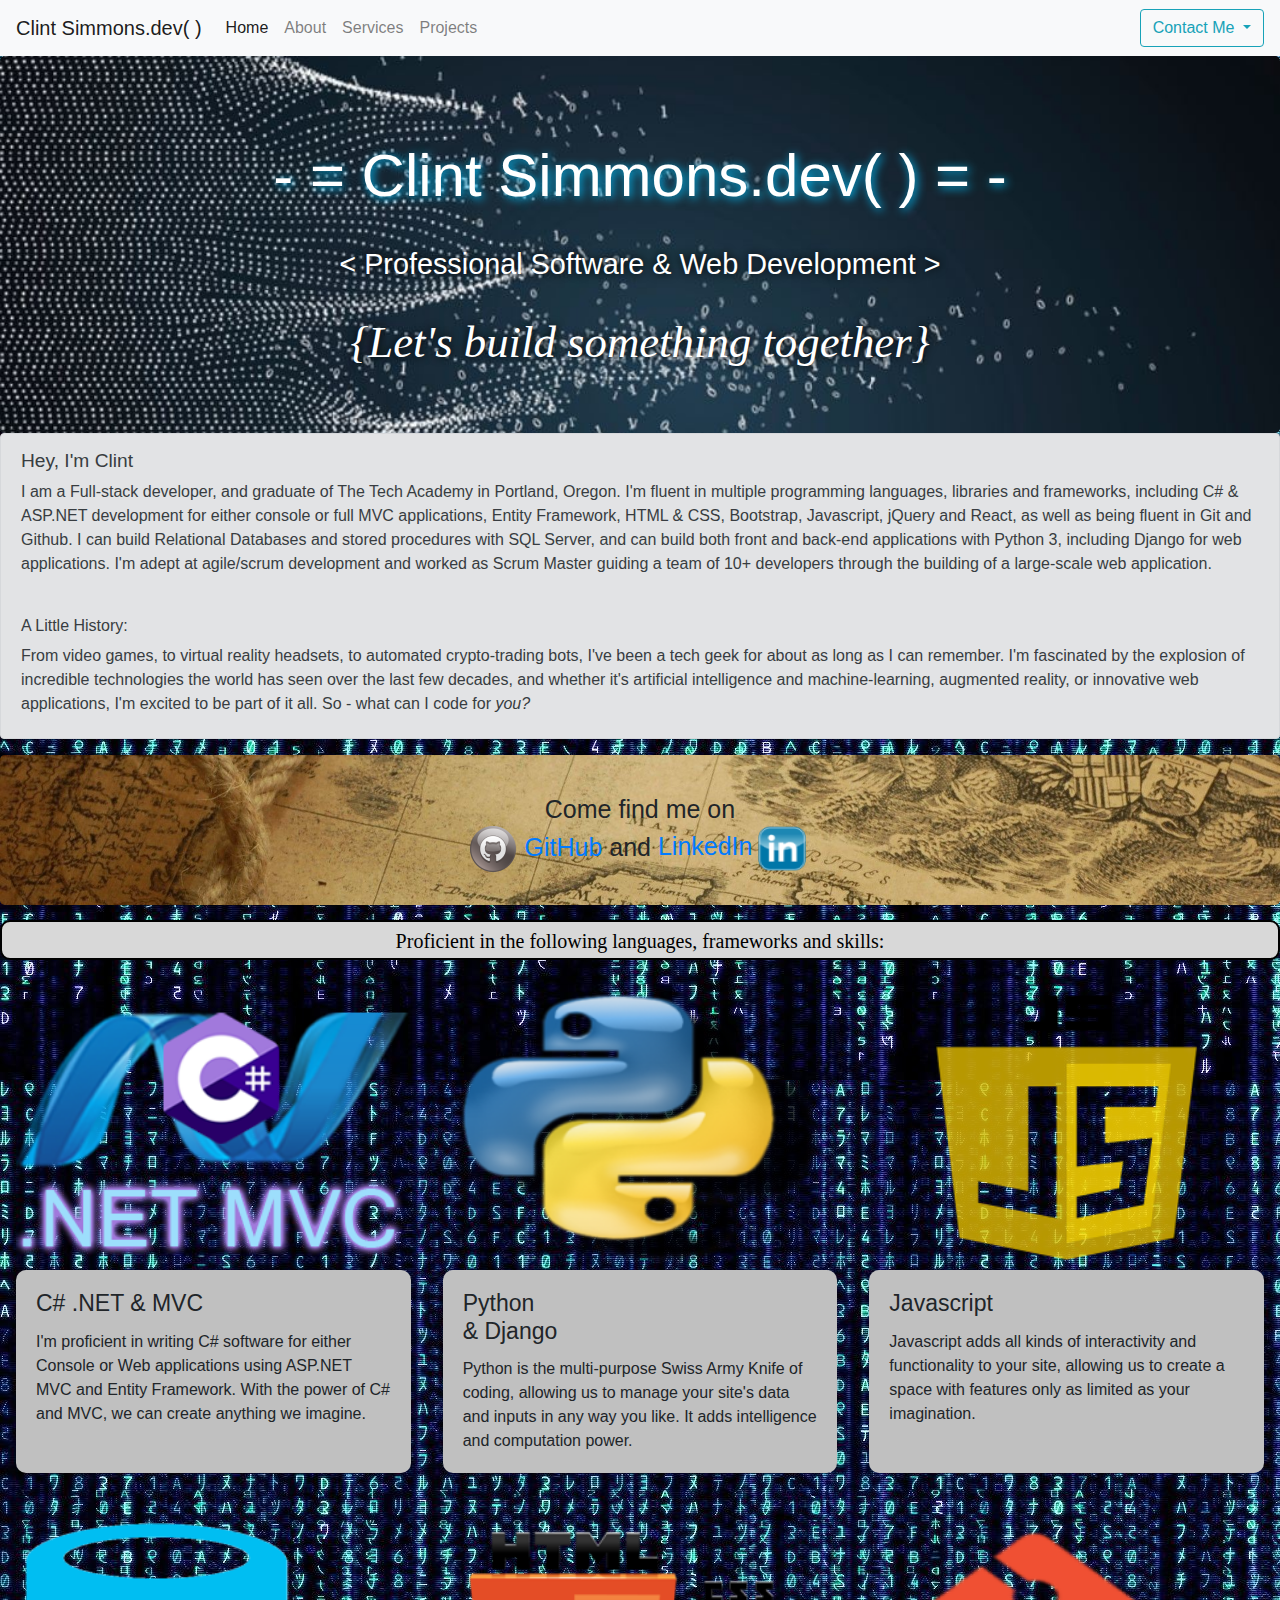
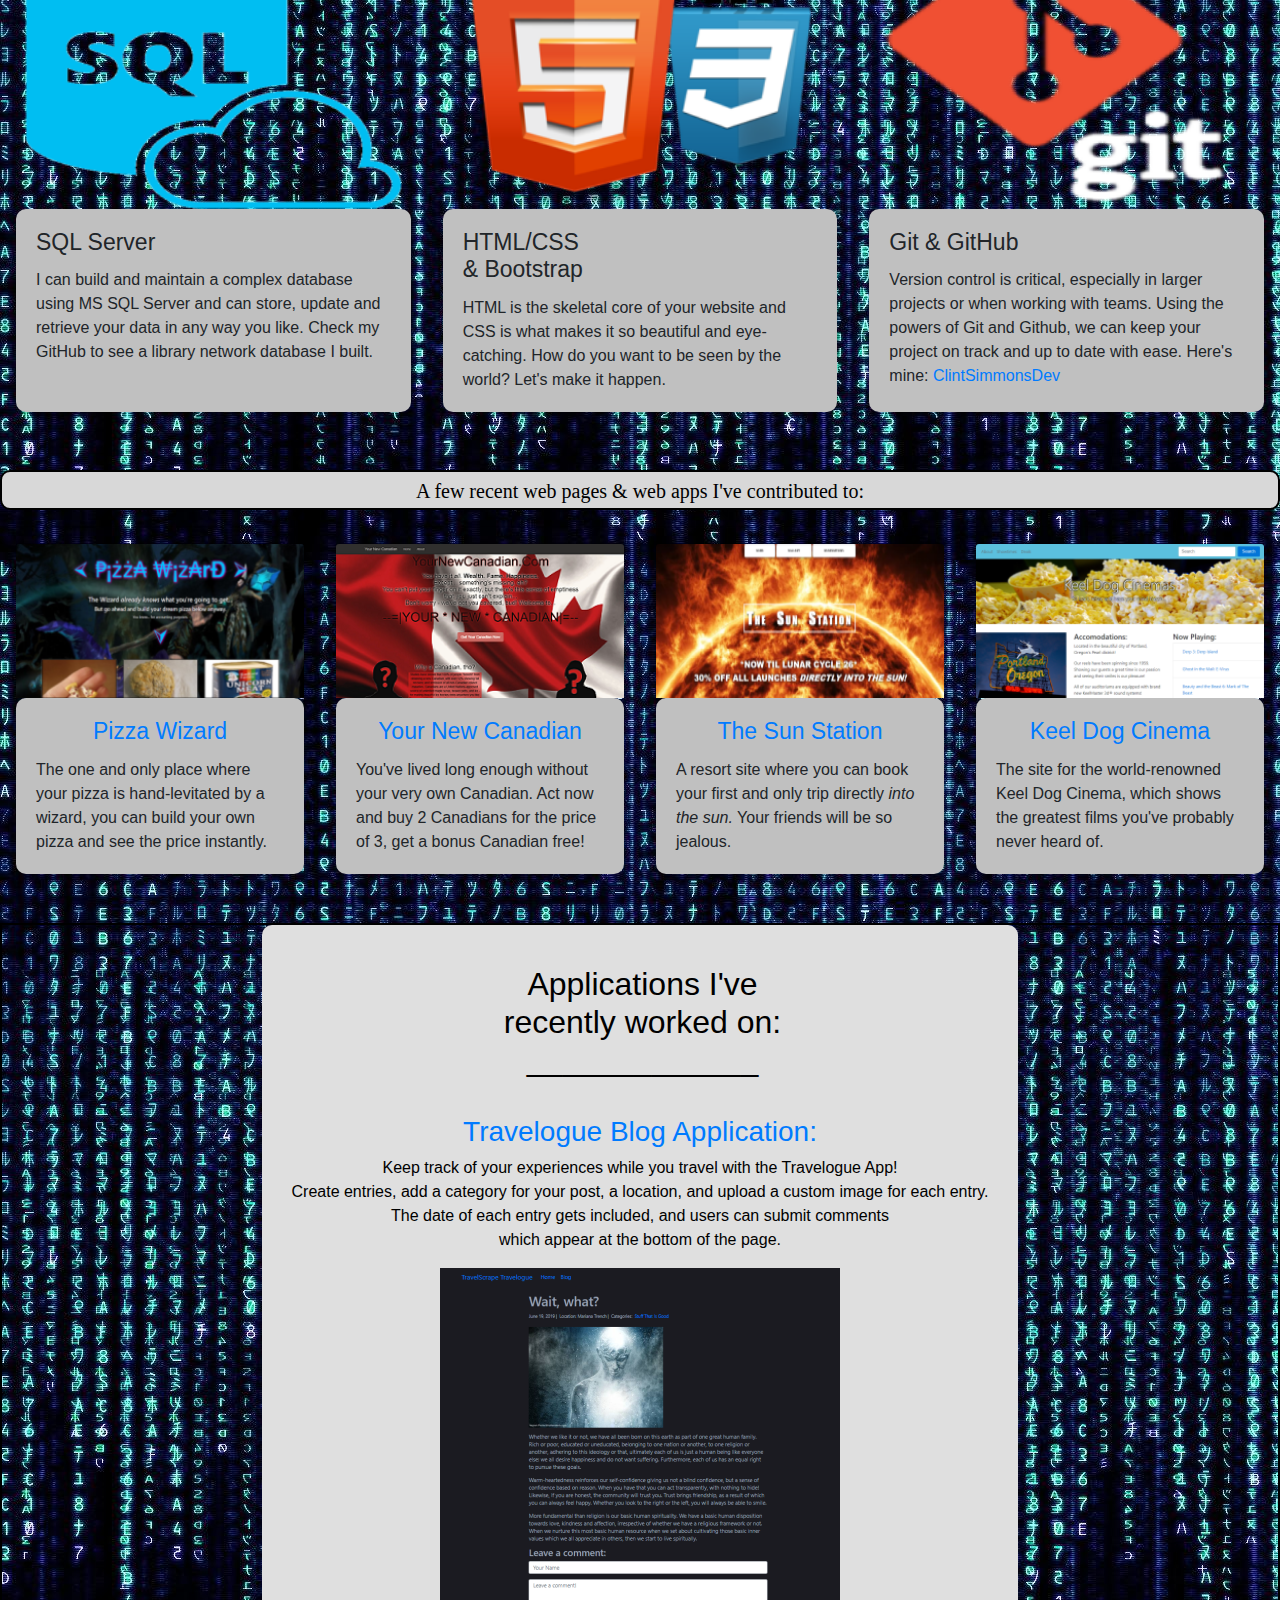
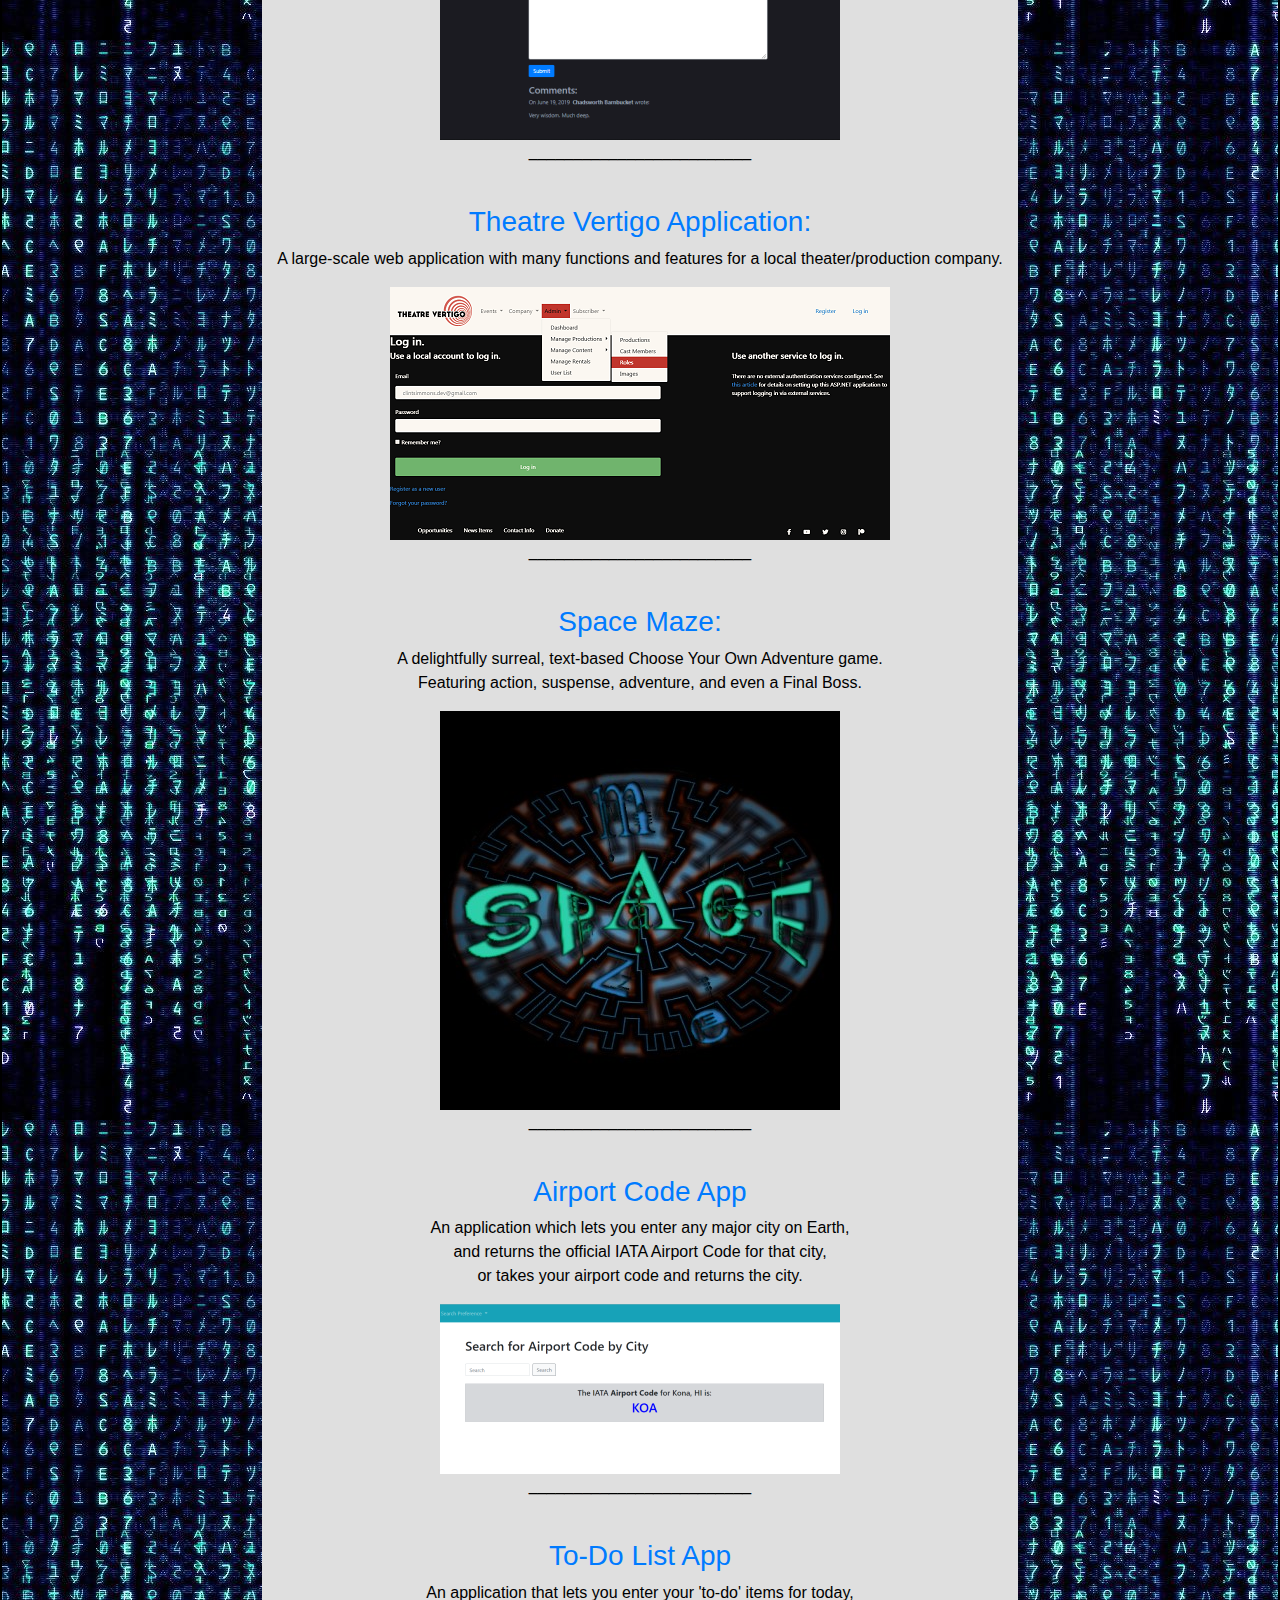
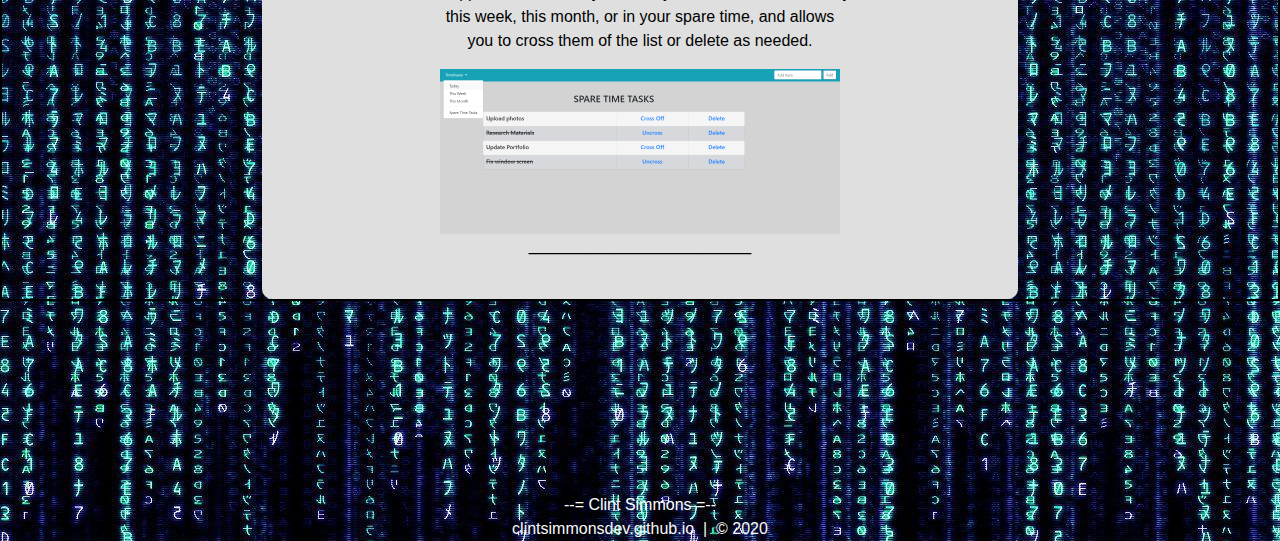
<file: index.html>
﻿<!DOCTYPE html>
<html lang="en">
  <head>
    <meta charset="utf-8">
    <meta name="viewport" content="width=device-width, initial-scale=1, shrink-to-fit=no">

    <!--Bootstrap CSS-->
    <link href="https://stackpath.bootstrapcdn.com/bootstrap/4.3.1/css/bootstrap.min.css" rel="stylesheet" integrity="sha384-ggOyR0iXCbMQv3Xipma34MD+dH/1fQ784/j6cY/iJTQUOhcWr7x9JvoRxT2MZw1T" crossorigin="anonymous">
    <link rel="stylesheet" href="docs/css/code_castle.css">
    <title>[ Clint Simmons ][ Software + Web Developer ]</title>
  </head>

  	<body id="home">

		<nav class="navbar navbar-expand fixed-top navbar-light bg-light">
			<a class="navbar-brand" href="#">Clint Simmons.dev( )</a>
				<ul class="navbar-nav mr-auto">
                    <li class="nav-item active">
                        <a class="nav-link" href="#">Home <span class="sr-only">(current)</span></a>
                    </li>
                    <li class="nav-item">
                        <a class="nav-link" href="#about">About</a>
                    </li>
                    <li class="nav-item">
                        <a class="nav-link" href="#services">Services</a>
                    </li>
                    <li class="nav-item">
                        <a class="nav-link" href="#projects">Projects</a>
                    </li>
                </ul>
                <div class="d-flex justify-content-end">
                    <div class="dropdown">
                        <button class="btn btn-outline-info dropdown-toggle" type="button" id="dropdownMenuButton" data-toggle="dropdown" aria-haspopup="true" aria-expanded="false">
                        Contact Me
                        </button>
                        <div class="dropdown-menu dropdown-menu-right" aria-labelledby="dropdownMenuButton">
                        <a class="dropdown-item" href="#">clintsimmons.dev@gmail.com</a>
                        <a class="dropdown-item" href="#">971-218-1567</a>
                        <a class="dropdown-item" href="https://www.linkedin.com/in/clint-simmons-39b56a4/" target="_blank">LinkedIn</a>
                        <a class="dropdown-item" href="https://github.com/Transfixed81" target="_blank">GitHub</a>
                        <a class="dropdown-item" href="https://transfixed.wix.com/photoart" target="_blank">&#9814</a>
                        </div>
                    </div>
                </div>
        </nav>
        <br />
        <br />

		<!--END NAV -->

<div class="jumbotron text-center">
    <div class="container">
     <h1 class="display-2">- = Clint Simmons.dev( ) = -</h1>
     <h1 class="display-4"><&nbspProfessional Software & Web Development&nbsp></h1>
     <h1 class="display-5" id="about"><em>{Let's build something together}</em></h1>
    </div>
</div>

<div class="alert alert-secondary" role="alert">
 <h4 class="alert-heading">Hey, I'm Clint</h4>
 <p>I am a Full-stack developer, and graduate of The Tech Academy in Portland, Oregon.
    I'm fluent in multiple programming languages, libraries and frameworks, including C# & ASP.NET development for either
    console or full MVC applications, Entity Framework, HTML & CSS, Bootstrap, Javascript, jQuery and React,
    as well as being fluent in Git and Github. I can build Relational Databases and stored procedures with SQL Server,
    and can build both front and back-end applications with Python 3, including Django for web applications.
    I'm adept at agile/scrum development and worked as Scrum Master guiding a team of 10+ developers through the
    building of a large-scale web application.</p>
    <br>
    <h6>A Little History:</h6>
    <p>From video games, to virtual reality headsets, to automated crypto-trading bots, I've been a tech geek for about as long as I can remember.
    I'm fascinated by the explosion of incredible technologies the world has seen over the last few decades, and whether it's
    artificial intelligence and machine-learning, augmented reality, or innovative web applications,
    I'm excited to be part of it all. So - what can I code for <em>you?</em></p>
</div>

 <div class="jumbotron jumbotron-2">
  <h3 class="centered text-center">Come find me on<br><img src="docs/images/Github-icon_50x50.png" alt=""> <a href="https://github.com/ClintSimmonsDev">GitHub</a> and <a href="https://www.linkedin.com/in/clint-simmons/">LinkedIn<img src="docs/images/linkedin-icon-60x45.png" alt=""></a></h3>
 </div>

<div class="container-fluid text-center" id="services">
    <p class="fluent">Proficient in the following languages, frameworks and skills:</p>
</div>

<br>

<div class="card-deck">
    <div class="card">
        <img class="card-img-top" src="docs/images/CSharpMVC.png" alt="C-Sharp">
        <div class="card-body" style="background-color: rgb(192, 192, 192)">
            <h5 class="card-title">C# .NET & MVC</h5>
            <p class="card-text">I'm proficient in writing C# software for either Console or Web applications using ASP.NET MVC and Entity Framework. With the power of C# and MVC, we can create anything we imagine.</p>
        </div>
    </div>
    <div class="card">
        <img class="card-img-top" src="docs/images/Python-Logo-Free-PNG-Image.png" alt="Python">
        <div class="card-body" style="background-color: rgb(192, 192, 192)">
            <h5 class="card-title">
                Python<br>& Django
            </h5>
            <p class="card-text">Python is the multi-purpose Swiss Army Knife of coding, allowing us to manage your site's data and inputs in any way you like. It adds intelligence and computation power.</p>
        </div>
    </div>
    <div class="card">
        <img class="card-img-top" src="docs/images/js-logo.png" alt="Javascript">
        <div class="card-body" style="background-color: rgb(192, 192, 192)">
            <h5 class="card-title">Javascript</h5>
            <p class="card-text">Javascript adds all kinds of interactivity and functionality to your site, allowing us to create a space with features only as limited as your imagination.</p>
        </div>
    </div>

</div>
<br />
<br />
<div class="card-deck">
    <div class="card">
        <img class="card-img-top" src="docs/images/sql.png" alt="SQL">
        <div class="card-body" style="background-color: rgb(192, 192, 192)">
            <h5 class="card-title">SQL Server</h5>
            <p class="card-text">I can build and maintain a complex database using MS SQL Server and can store, update and retrieve your data in any way you like. Check my GitHub to see a library network database I built.</p>
        </div>
    </div>
    <div class="card">
        <img class="card-img-top" src="docs/images/html5-css3.png" alt="HTML-CSS">
        <div class="card-body" style="background-color: rgb(192, 192, 192)">
            <h5 class="card-title">HTML/CSS<br>& Bootstrap</h5>
            <p class="card-text">HTML is the skeletal core of your website and CSS is what makes it so beautiful and eye-catching. How do you want to be seen by the world? Let's make it happen.</p>
        </div>
    </div>
    <div class="card">
        <img class="card-img-top" src="docs/images/git_logo.png" alt="Git">
        <div class="card-body" style="background-color: rgb(192, 192, 192)">
            <h5 class="card-title">Git & GitHub</h5>
            <p class="card-text">Version control is critical, especially in larger projects or when working with teams. Using the powers of Git and Github, we can keep your project on track and up to date with ease. Here's mine: <a href="https://github.com/ClintSimmonsDev">ClintSimmonsDev</a></p>
        </div>
    </div>
</div>
    <div id="projects"></div>
    <br>


<hr>
<div class="container-fluid text-center" id="services">
    <p class="fluent">A few recent web pages & web apps I've contributed to:</p>
</div>
          <hr />

<div class="card-deck">
    <div class="card">
        <img class="card-img-top" src="docs/images/pizza_wizard.png" alt="Pizza_Wizard">
        <div class="card-body" style="background-color: rgb(192, 192, 192)">
            <h5 class="card-title text-center"><a href="docs/Pizza_Wizard/Pizza_Wizard_2.html">Pizza Wizard</a></h5>
            <p class="card-text">The one and only place where your pizza is hand-levitated by a wizard, you can build your own pizza and see the price instantly.</p>
        </div>
    </div>
    <div class="card">
        <img class="card-img-top" src="docs/images/Canadian.png" alt="Canadian">
        <div class="card-body" style="background-color: rgb(192, 192, 192)">
            <h5 class="card-title text-center"><a href="docs/images/CanadianFull.png">Your New Canadian</a></h5>
            <p class="card-text">You've lived long enough without your very own Canadian. Act now and buy 2 Canadians for the price of 3, get a bonus Canadian free!</p>
        </div>
    </div>
    <div class="card">
        <img class="card-img-top" src="docs/images/sun_station.png" alt="Sun_Station">
        <div class="card-body" style="background-color: rgb(192, 192, 192)">
            <h5 class="card-title text-center"><a href="docs/The_Sun_Station/The_Sun_Station.html">The Sun Station</a></h5>
            <p class="card-text">A resort site where you can book your first and only trip directly <em>into the sun.</em> Your friends will be so jealous.</p>
        </div>
    </div>
    <div class="card">
        <img class="card-img-top" src="docs/images/Keeldog_cinema.png" alt="KeelDog_Cinema">
        <div class="card-body" style="background-color: rgb(192, 192, 192)">
            <h5 class="card-title text-center"><a href="docs/KeelDog_Cinema/KeelDog_Cinema.html">Keel Dog Cinema</a></h5>
            <p class="card-text">The site for the world-renowned Keel Dog Cinema, which shows the greatest films you've probably never heard of.</p>
        </div>
    </div>
</div>


        <br>
        <br>
        <div class="flex-container-2 text-center">
            <div class="row-2">
                <div class="category">
                    <h2>Applications I've <br>recently worked on: <br>_____________</h2>
                </div>

                <div class="col-sm">
                    <h3><a href="https://github.com/ClintSimmonsDev/Prosper-IT-Live-Project/tree/master/Travelogue">Travelogue Blog Application:</a></h3>
                    <p>
                        Keep track of your experiences while you travel with the Travelogue App!<br>
                        Create entries, add a category for your post, a location, and upload a custom image for each entry.<br>The date
                        of each entry gets included, and users can submit comments<br> which appear at the bottom of the page.
                    </p>
                    <img src="docs/images/Travelogue_app.png" alt="">
                    <p>_________________________</p>
                </div>

                <div class="col-sm">
                    <h3><a href="https://https://github.com/ClintSimmonsDev/Theatre_Vertigo_Sample">Theatre Vertigo Application:</a></h3>
                    <p>A large-scale web application with many functions and features for a local theater/production company.</p>
                    <img src="docs/images/vertigo_sml.png" alt="">
                    <p>_________________________</p>
                </div>

                <div class="col-sm">
                    <h3><a href="https://github.com/ClintSimmonsDev/Python-Coding-Projects/tree/master/Space%20Maze">Space Maze:</a></h3>
                    <p>A delightfully surreal, text-based Choose Your Own Adventure game.<br> Featuring action, suspense, adventure, and even a Final Boss.</p>
                    <img src="docs/images/MAZE2.jpg" alt="">
                    <p>_________________________</p>
                </div>

                <div class="col-sm">
                    <h3><a href="https://github.com/ClintSimmonsDev/Prosper-IT-Live-Project/tree/master/AirportCodeApp">Airport Code App</a></h3>
                    <p>
                        An application which lets you enter any major city on Earth, <br>
                        and returns the official IATA Airport Code for that city, <br>
                        or takes your airport code and returns the city.
                    </p>
                    <img src="docs/images/airport_code_app.png" alt="">
                    <p>_________________________</p>
                </div>

                <div class="col-sm">
                    <h3><a href="https://github.com/ClintSimmonsDev/Prosper-IT-Live-Project/tree/master/ToDoListApp">To-Do List App</a></h3>
                    <p>
                        An application that lets you enter your 'to-do' items for today, <br>
                        this week, this month, or in your spare time, and allows<br>
                        you to cross them of the list or delete as needed.
                    </p>
                    <img src="docs/images/to-do-list-app.png" alt="">
                    <p>_________________________</p>
                </div>
            </div>
        </div>

        <br />
        <br />
        <br />
        <br />
        <br />
        <br />
        <br />
        <br />
        <!--HOME -->
        <div id="home">
            <div class="container">
                <div class="text-center text-white">
                    <span class="head-main">--= Clint Simmons =--</span>
                </div>
            </div>
        </div>
        <!--END HOME -->
        <!-- FOOTER -->
        <footer class="text-center text-light">
            clintsimmonsdev.github.io &nbsp;|&nbsp; &copy; 2020
        </footer>
        <!-- END FOOTER -->

        <script src="https://code.jquery.com/jquery-3.3.1.slim.min.js" integrity="sha384-q8i/X+965DzO0rT7abK41JStQIAqVgRVzpbzo5smXKp4YfRvH+8abtTE1Pi6jizo" crossorigin="anonymous"></script>
        <script src="https://cdnjs.cloudflare.com/ajax/libs/popper.js/1.14.7/umd/popper.min.js" integrity="sha384-UO2eT0CpHqdSJQ6hJty5KVphtPhzWj9WO1clHTMGa3JDZwrnQq4sF86dIHNDz0W1" crossorigin="anonymous"></script>
        <script src="https://stackpath.bootstrapcdn.com/bootstrap/4.3.1/js/bootstrap.min.js" integrity="sha384-JjSmVgyd0p3pXB1rRibZUAYoIIy6OrQ6VrjIEaFf/nJGzIxFDsf4x0xIM+B07jRM" crossorigin="anonymous"></script>

</body>
</html>
</file>
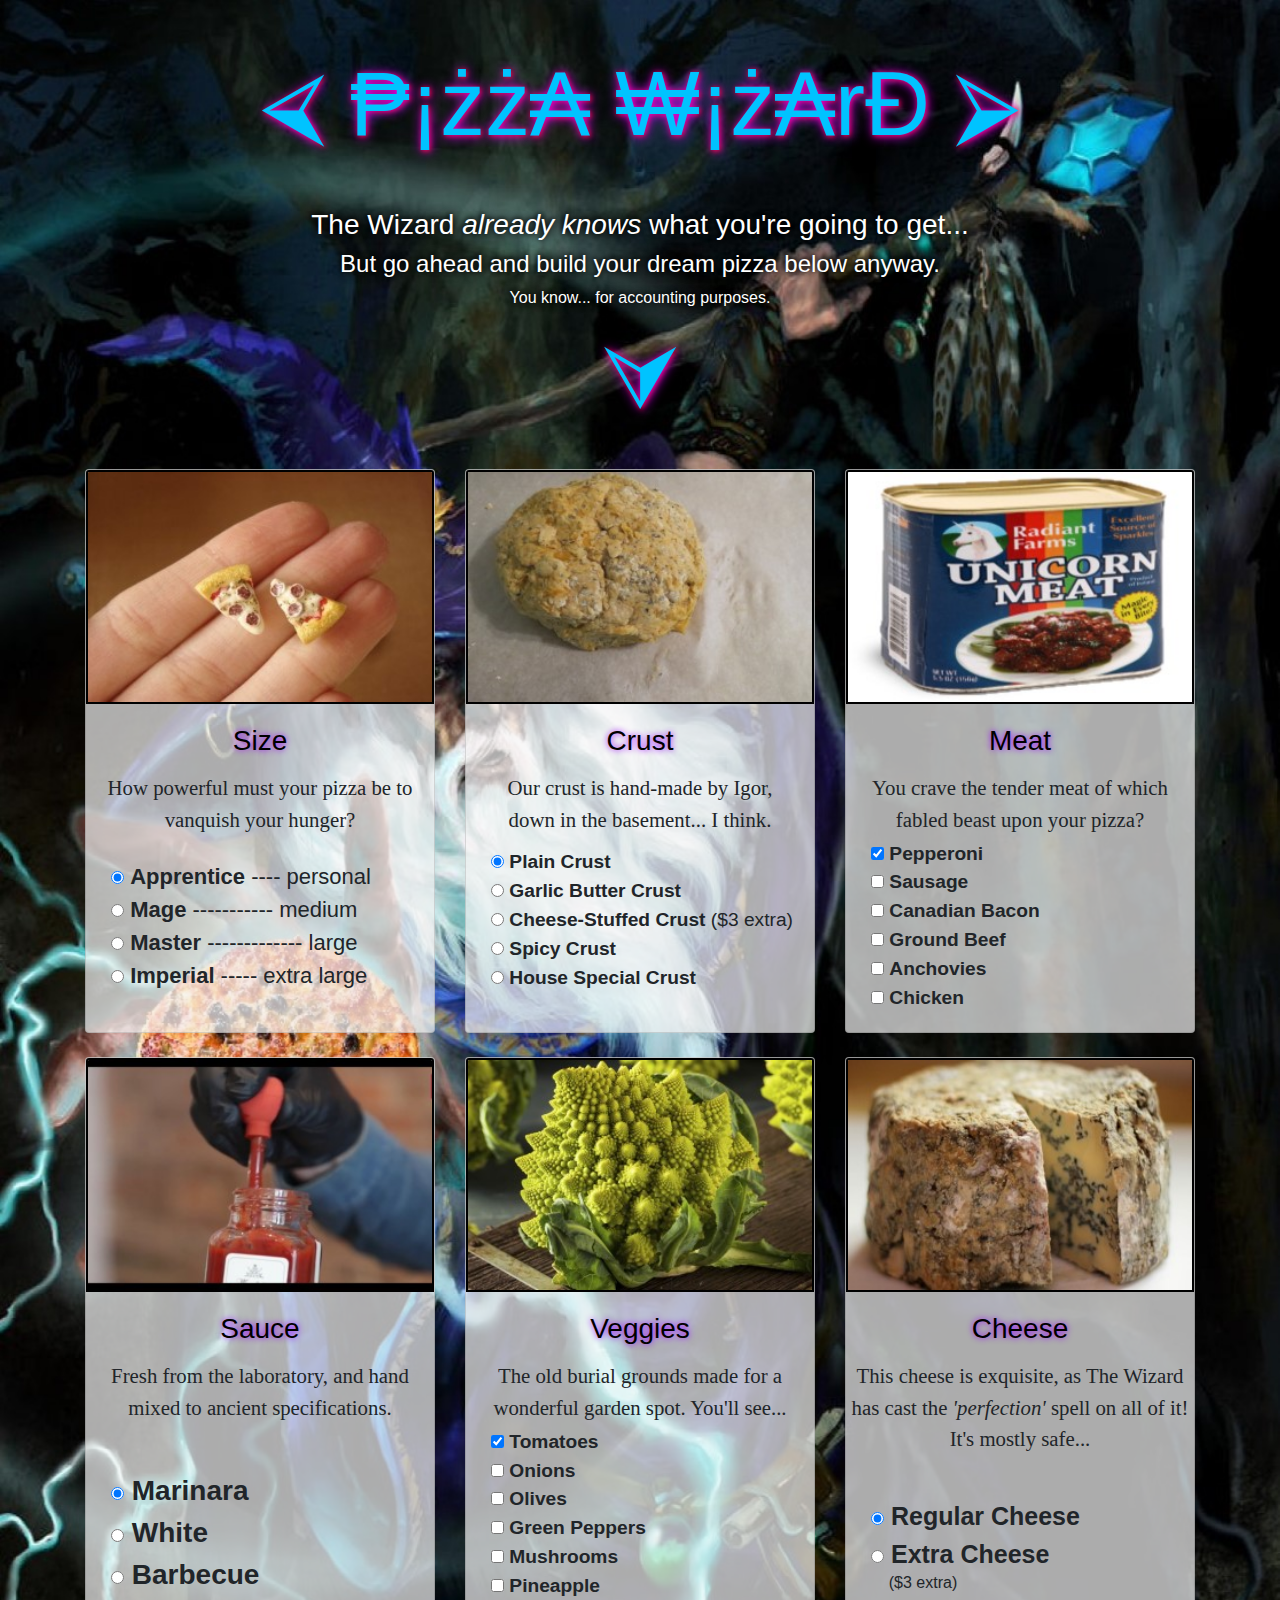
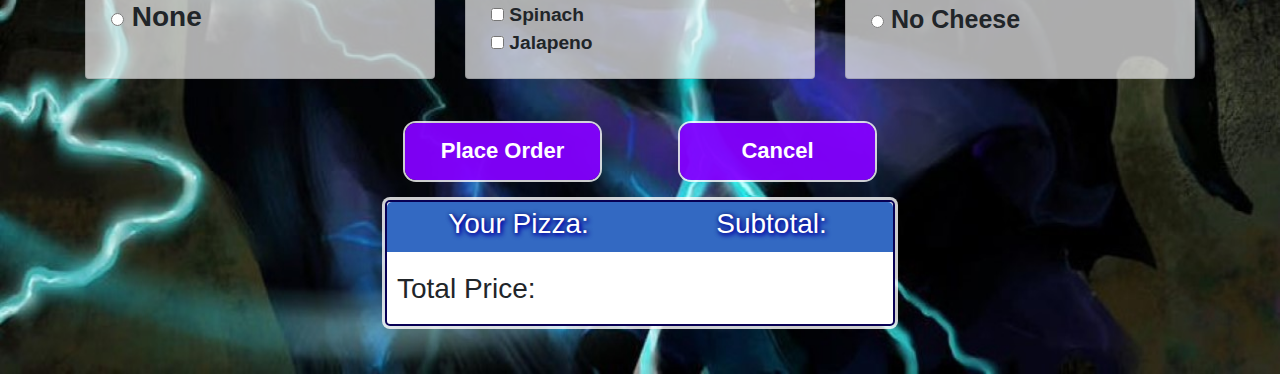
<file: docs/Pizza_Wizard/Pizza_Wizard_2.html>
<!DOCTYPE html>

<html lang="en">
<script type="text/javascript"></script>

<head>
<meta charset=UTF-8 http-equiv="Content-Type" content="text/html" content="width=device-width,initial-scale=1.0" name="viewport">
	<link rel="stylesheet" href="https://maxcdn.bootstrapcdn.com/bootstrap/4.3.1/css/bootstrap.min.css">
	<link href="css/pizza_wizard.css" rel="stylesheet">
	<title>Pizza Wizard</title>
</head>

	<body>
		<div class="container">
            <div id="MainTitle" text-center><h1>&#11160 &#8369&#161&#380&#380&#8371 &#8361&#161&#380&#8371r&#208 &#11162</h1></div>
            <div class="header"><h3>The Wizard <em>already knows</em> what you're going to get...</h3></div>
            <div class="header"><h4>But go ahead and build your dream pizza below anyway. </h4>You know... for accounting purposes.</div>
            <div id="downArrow">&#11163</div>
		
		<br>
    
<form id="Menu">
    <div class="card-deck">
        <div class="card">
            <img class="card-img-top" src="images/size.jpg" alt="size">
			<h3 class="card-title">Size</h3>
            <div class="card-body">How powerful must your pizza be to vanquish your hunger?</div>
            <div class="radio-inline" id="size">
                <input class="sizes" type="radio" name="Size" value="Personal" checked=""> <strong>Apprentice</strong> ---- personal<br>
                <input class="sizes" type="radio" name="Size" value="Medium"> <strong>Mage</strong> ----------- medium<br>
                <input class="sizes" type="radio" name="Size" value="Large"> <strong>Master</strong> ------------- large<br>
                <input class="sizes" type="radio" name="Size" value="Extra Large"> <strong>Imperial</strong> ----- extra large<br>
            </div>
        </div>

        <div class="card">
            <img class="card-img-top" src="images/crust.jpg" alt="crust">
            <h3 class="card-title">Crust</h3>
            <div class="card-body">Our crust is hand-made by Igor,<br> down in the basement... I think.</div>
            <div class="radio-inline">
                <input class="crust" type="radio" name="Crust" value="Plain Crust" checked=""> <strong>Plain Crust</strong><br>
                <input class="crust" type="radio" name="Crust" value="Garlic Butter Crust"> <strong>Garlic Butter Crust</strong><br>
                <input class="crust" type="radio" name="Crust" value="Cheese Stuffed Crust"> <strong>Cheese-Stuffed Crust</strong> ($3 extra)<br>
                <input class="crust" type="radio" name="Crust" value="Spicy Crust"> <strong>Spicy Crust</strong><br>
                <input class="crust" type="radio" name="Crust" value="House Special Crust"> <strong>House Special Crust</strong><br>
            </div>
        </div>

        <div class="card">
                <img class="card-img-top" src="images/meat.jpg" alt="meat">
                <h3 class="card-title">Meat</h3>
                <div class="card-body">You crave the tender meat of which fabled beast upon your pizza?</div>
                <div class="checkbox-inline">
                    <input class="meats" type="checkbox" name="meat" value="Pepperoni" checked=""> <strong>Pepperoni</strong><br>
                    <input class="meats" type="checkbox" name="meat" value="Sausage"> <strong>Sausage</strong><br>
                    <input class="meats" type="checkbox" name="meat" value="Canadian bacon"> <strong>Canadian Bacon</strong><br>
                    <input class="meats" type="checkbox" name="meat" value="Ground beef"> <strong>Ground Beef</strong><br>
                    <input class="meats" type="checkbox" name="meat" value="Anchovies"> <strong>Anchovies</strong><br>
                    <input class="meats" type="checkbox" name="meat" value="Chicken"> <strong>Chicken</strong><br>
                </div>
        </div>
    </div>
  <br>
    <div class="card-deck">
        <div class="card">
                <img class="card-img-top" src="images/sauce.jpg" alt="sauce">
                <h3 class="card-title">Sauce</h3>
                <div class="card-body">Fresh from the laboratory, and hand mixed to ancient specifications.</div>
                <div class="radio-inline" id="sauces">
                    <input class="sauce" type="radio" name="Sauce" value="Marinara" checked=""> <strong>Marinara</strong><br>
                    <input class="sauce" type="radio" name="Sauce" value="White Sauce"> <strong>White</strong><br>
                    <input class="sauce" type="radio" name="Sauce" value="Barbecue Sauce"> <strong>Barbecue</strong><br>
                    <input class="sauce" type="radio" name="Sauce" value="None"> <strong>None</strong><br>
                </div>
        </div>

        <div class="card">
                <img class="card-img-top" src="images/veggies.jpg" alt="veggies">
                <h3 class="card-title">Veggies</h3>
                <div class="card-body">The old burial grounds made for a wonderful garden spot. You'll see...</div>
                <div class="checkbox-inline">
                    <input class="veggies" type="checkbox" name="veggies" value="Tomatoes" checked=""> <strong>Tomatoes</strong><br>
                    <input class="veggies" type="checkbox" name="veggies" value="Onions"> <strong>Onions</strong><br>
                    <input class="veggies" type="checkbox" name="veggies" value="Olives"> <strong>Olives</strong><br>
                    <input class="veggies" type="checkbox" name="veggies" value="Green Peppers"> <strong>Green Peppers</strong><br>
                    <input class="veggies" type="checkbox" name="veggies" value="Mushrooms"> <strong>Mushrooms</strong><br>
                    <input class="veggies" type="checkbox" name="veggies" value="Pineapple"> <strong>Pineapple</strong><br>
                    <input class="veggies" type="checkbox" name="veggies" value="Spinach"> <strong>Spinach</strong><br>
                    <input class="veggies" type="checkbox" name="veggies" value="Jalapeno"> <strong>Jalapeno</strong><br>
                </div>
        </div>

        <div class="card">
                <img class="card-img-top" src="images/cheese.jpg" alt="cheese">
                <h3 class="card-title">Cheese</h3>
                <div class="card-body">This cheese is exquisite, as The Wizard has cast the <em>'perfection'</em> spell on all of it! It's mostly safe...</div>
                <div class="radio-inline" id="cheeses">
                    <input class="cheese" type="radio" name="Cheese" value="Regular Cheese" checked=""> <strong>Regular Cheese</strong><br>
                    <input class="cheese" type="radio" name="Cheese" value="Extra cheese"> <strong>Extra Cheese</strong> <h6>&nbsp;&nbsp;&nbsp;&nbsp;($3 extra)</h6>
                    <input class="cheese" type="radio" name="Cheese" value="No Cheese"> <strong>No Cheese </strong><br>
                </div>
        </div>
    </div>
</form>			
    <br>
			<div class="controls">
				<div class="button" onclick="Receipt()">
					<p>Place Order</p>
				</div>
				<div class="button" onclick="clearAll()">
					<p>Cancel</p>
				</div>
			</div>
			<div id="cart" style="opacity: 1;">
				<div id="title1"><h3>Your Pizza:</h3></div>
				<div id="title2"><h3>Subtotal:</h3></div>
				<div id="showText1"></div>
				<div id="showText2"></div>
				<div id="totalPrice1"><h3>Total Price:</h3></div>
				<div id="totalPrice2"><h3></h3></div>
			</div>
		</div>
        </div>
        <br>
        <br>
		
        <script src="js/Pizza_Wizard.js"></script>

</body>
</html>
</file>
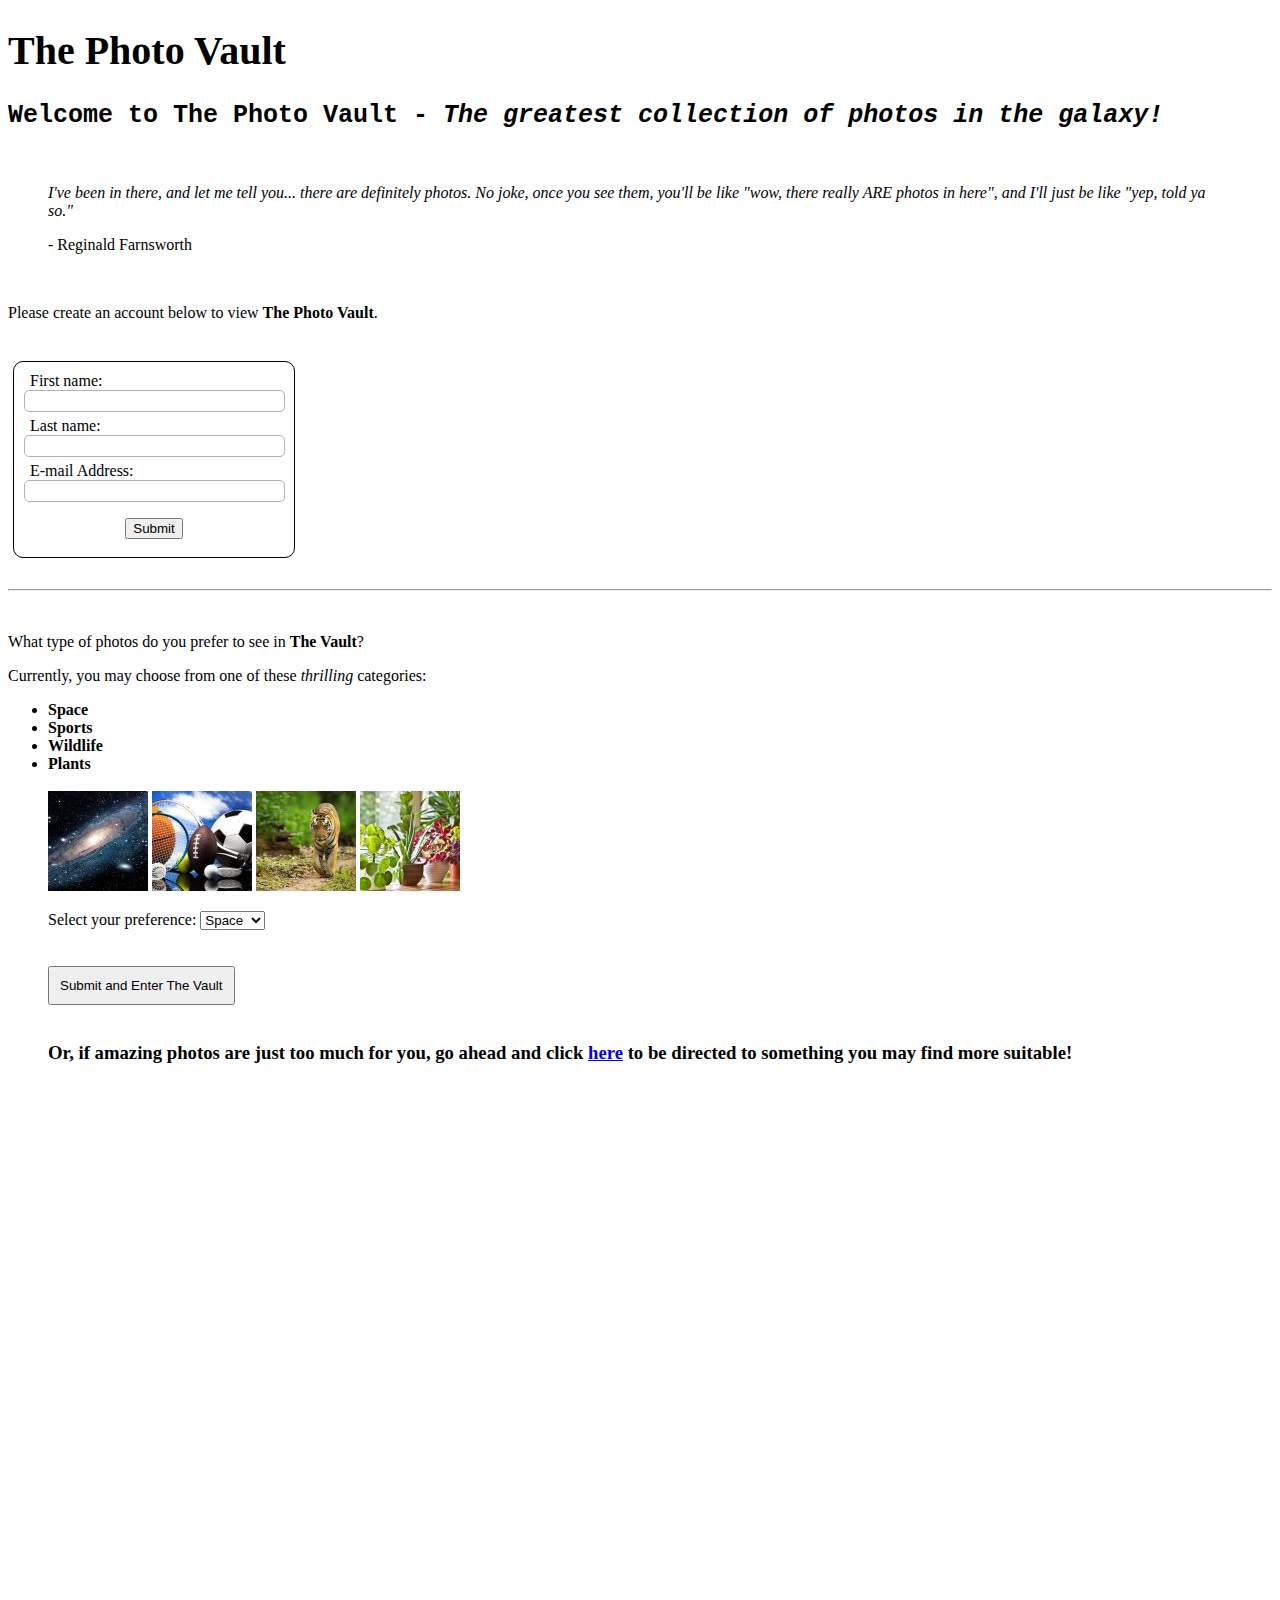
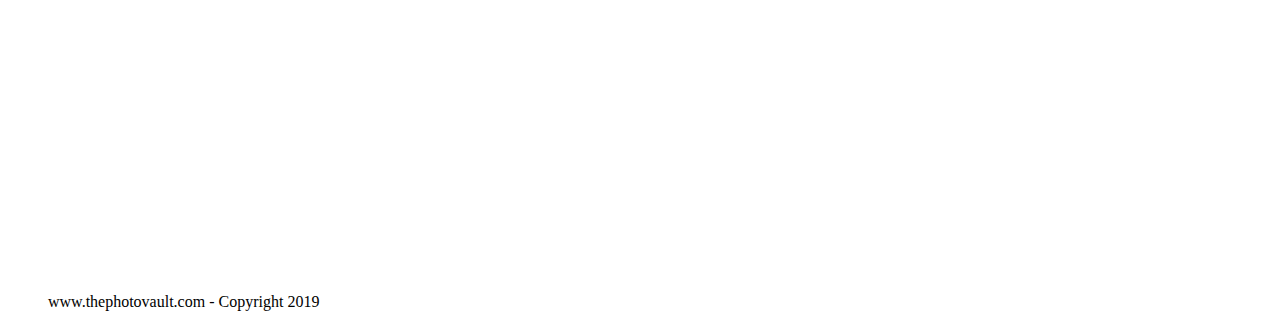
<file: docs/The_Photo_Vault/The_Photo_Vault.html>
<!DOCTYPE html>
<html lang="en">

	<head>
		<meta charset="utf-8">
		<meta name="viewport" content="width=device-width, initial-scale=1, shrink-to-fit=no">
		<link rel="stylesheet" href="./css/The_Photo_Vault.css">
		<title>Photo Vault - Account Creation</title> 
	</head>

	<body>
		<h1>The Photo Vault</h1>
		<div>
		<h2>Welcome to The Photo Vault - <em>The greatest collection of photos in the galaxy!</em></h2>
		</div>
		<br>
		<blockquote><em>I've been in there, and let me tell you... there are definitely photos. No joke, once you see them,
		you'll be like "wow, there really ARE photos in here", and I'll just be like "yep, told ya so."</em></blockquote>
		<blockquote>- Reginald Farnsworth</blockquote>
		<br />
		<p>Please create an account below to view <strong>The Photo Vault</strong>.</p>
		<br />
		
		<form action = "/cgi-bin/hello_get.cgi" method = "get">
			<div class="inputs";>
				&nbsp &nbsp First name: <input class="fname" type = "text" name = "first_name" value = "" maxlength = "100" />
				<br />
				&nbsp &nbsp Last name:
				<input class="lname" type = "text" name = "last_name" value = "" maxlength = "100" />
				 <br />
		 		&nbsp &nbsp E-mail Address: 
				<input class="email" type = "text" name = "email_address" value = "" maxlength = "100" /><br />		
			</div>	

		<div class="buttonHolder">
			<input type = "submit" value = "Submit" />
		</div>

	</form>
		<br />
			<hr>
			<br />
			<p>What type of photos do you prefer to see in <strong>The Vault</strong>?</p>
			<p>Currently, you may choose from one of these <em>thrilling</em> categories:</p>
				<ul>
				<li><strong>Space</strong></li>
				<li><strong>Sports</strong></li>
				<li><strong>Wildlife</strong></li>
				<li><strong>Plants</strong></li>
				<br />
			<img src="./Images/space.jpg">
			<img src="./Images/sports.jpg">
			<img src="./Images/wildlife.jpg">
			<img src="./Images/plants.jpg">
			<br />
			<p>Select your preference: <select name="preferred_photos"></p>
		
		<option value="space">Space</option>
		<option value="sports">Sports</option>
		<option value="wildlife">Wildlife</option>
		<option value="plants">Plants</option>
		</select>	
			<br />
			<br />
			<br />
         <input class="EnterButton" type = "submit" value = "Submit and Enter The Vault" />
		 <br />
		 <br />
		 
		 
		 <h3>Or, if amazing photos are just too much for you, go ahead and click <a href="https://www.google.com/search?q=boring+photos&rlz=1C1CHBF_enUS709US709&source=lnms&sa=X&ved=0ahUKEwi37pffosvhAhV1MX0KHQBeAEQQ_AUICSgA&biw=1366&bih=576&dpr=1">here</a>
		 to be directed to something you may find more suitable!</h3>
	<br />
	<br />
	<br />
	<br />
	<br />
	<br />
	<br />
	<br />
	<br />
	<br />
	<br />
	<br />
	<br />
	<br />
	<br />
	<br />
	<br />
	<br />
	<br />
	<br />
	<br />
	<br />
	<br />
	<br />
	<br />
	<br />
	<br />
	<br />
	<br />
	<br />
	<br />
	<br />
	<br />
	<br />
	<br />
	<br />
	<br />
	<br />
	<br />
	<br />
	<br />
	<br />
	<br />
	<br />
	<br />
	<div id="footer">
			www.thephotovault.com - Copyright 2019
		</div>
	</body>
</html>
</file>
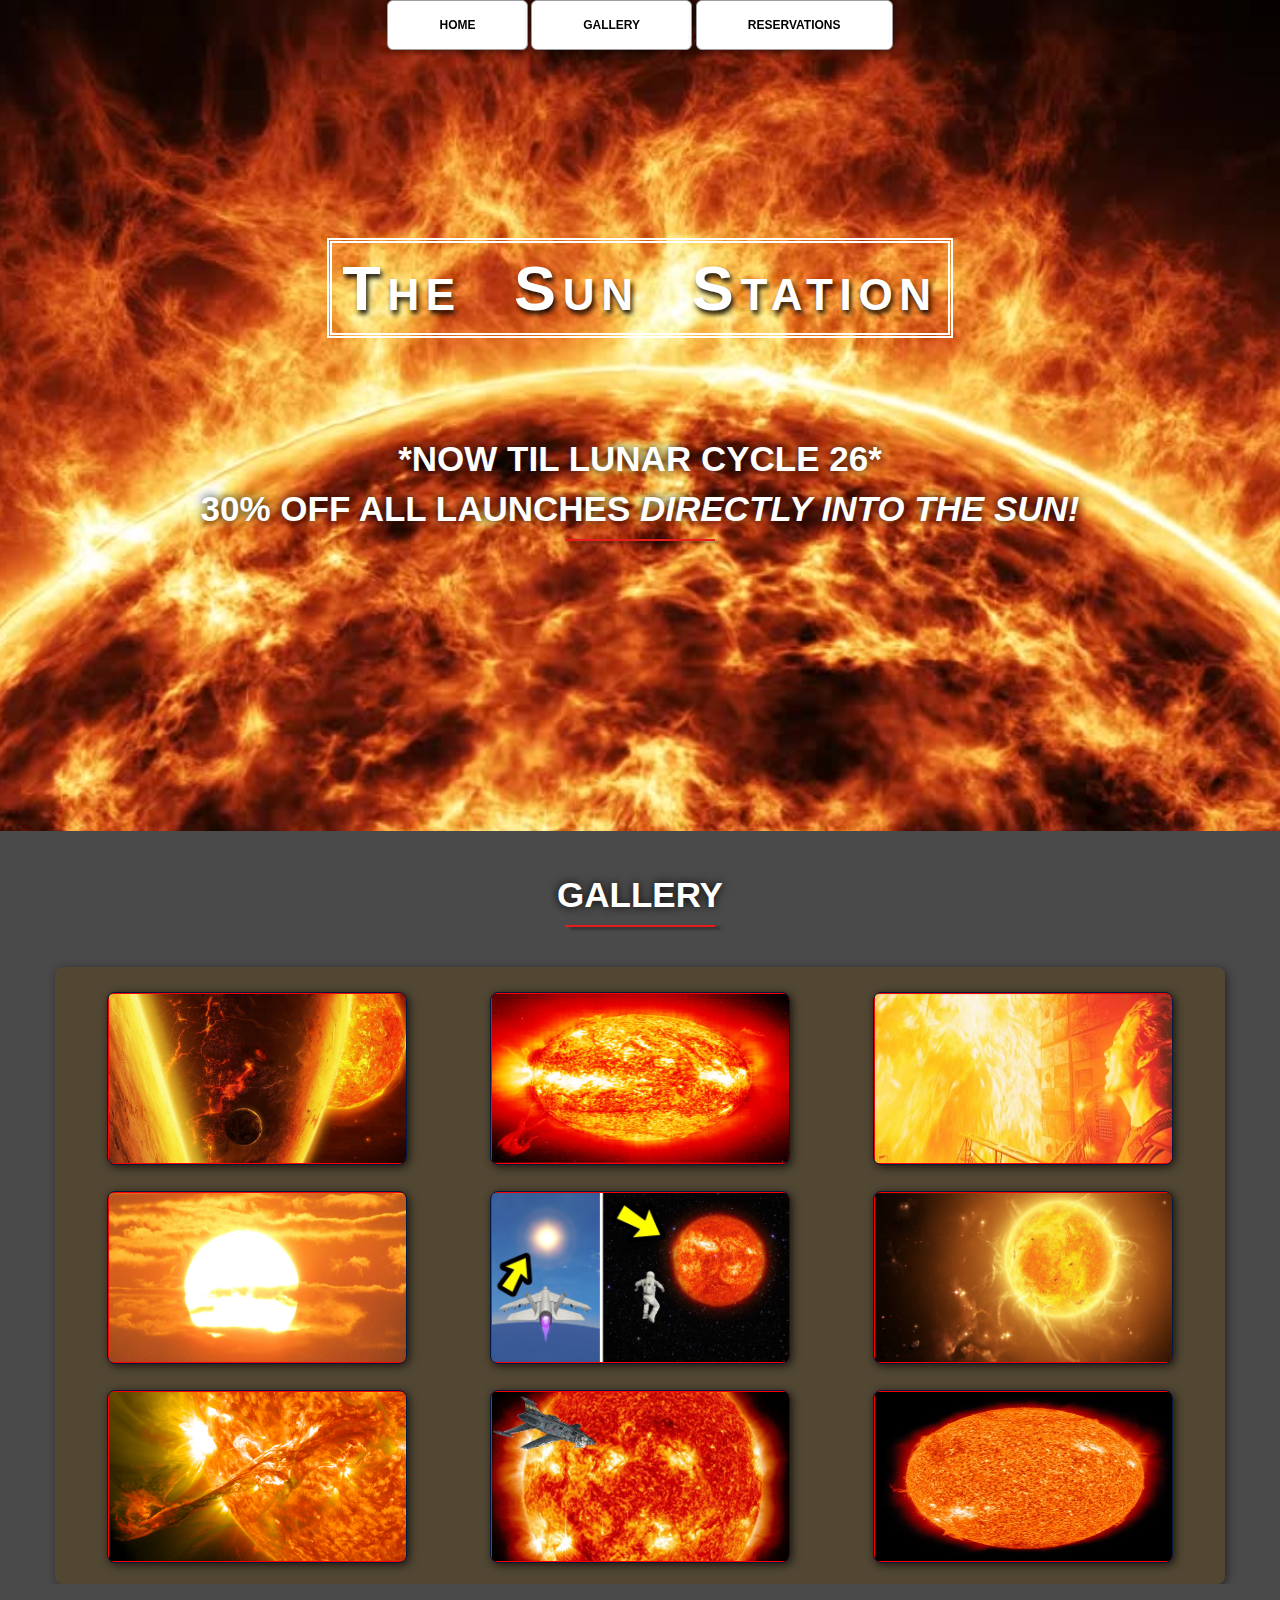
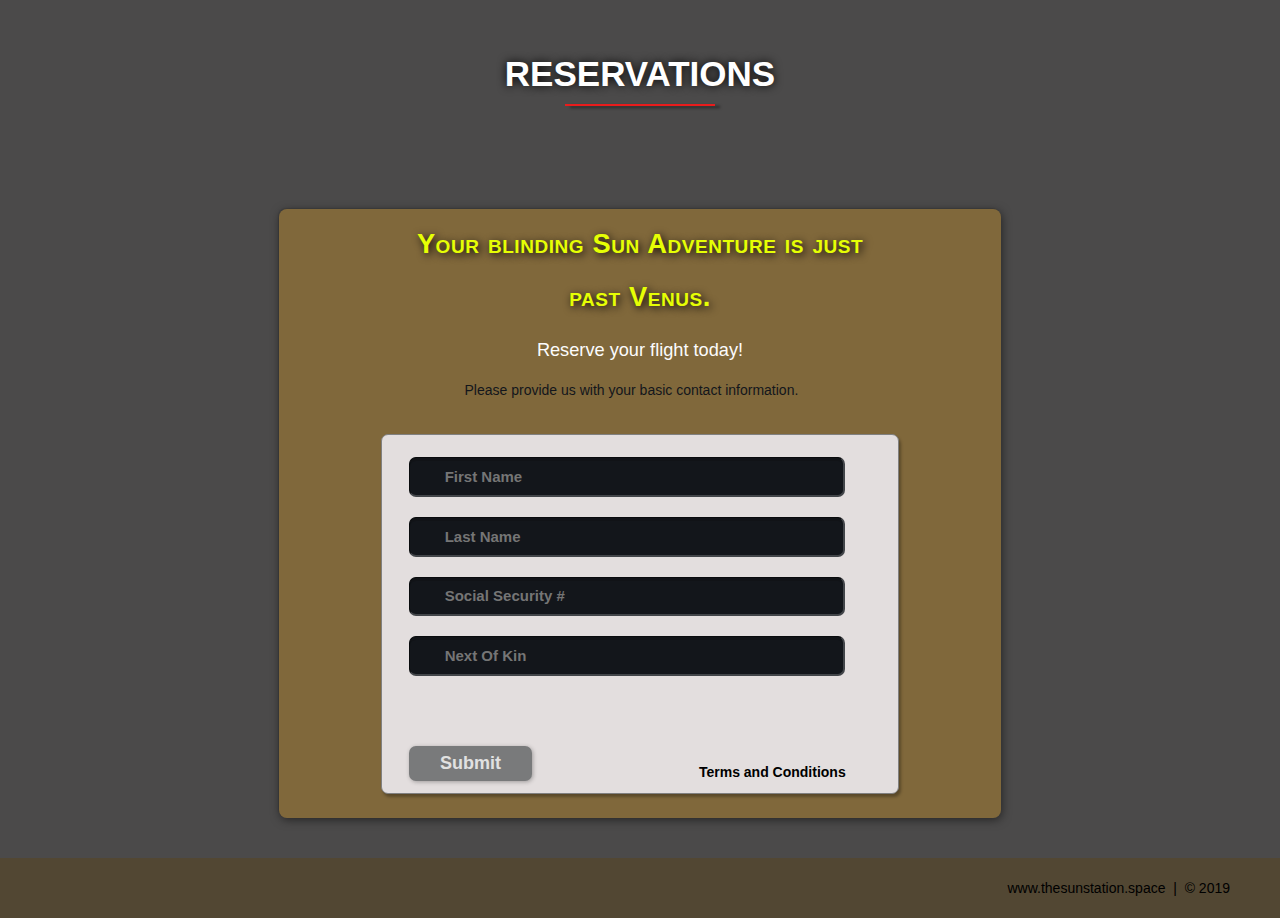
<file: docs/The_Sun_Station/The_Sun_Station.html>
<!DOCTYPE html>
<html lang="en">
	<head>
		<meta charset="utf-8">
		<title>The Sun Station | Resort</title>
		<link rel="stylesheet" href="../css/shared.css">
		<link rel="stylesheet" href="../css/animations.css">
	</head>
	<body>

		<!-- NAV -->
		<div class="wrap">
			<div class="menu-container">
				<ul class="menu">
					<a href="#home"><li>HOME</li></a>
					<a href="#gallery"><li>GALLERY</li></a>
					<a href="#contact"><li>RESERVATIONS</li></a>
				</ul>
			</div>
		</div>
		<!--END NAV -->
		
		<!--HOME -->
		<div id="home">
			<div class="container container-header">
				<div class="text-center">
					<span class="header-main">The Sun Station</span>
					<br />
					<br />
					<br />
					<br />
					<h1>*Now til Lunar Cycle 26*
						<br />
						30% Off All Launches <em>Directly Into The Sun!</em>
					</h1>
				</div>	
			</div>
		</div>
		<!--END HOME -->
		
		<!-- GALLERY -->
	   <section id="gallery">
		   <div class="container container-gallery">
				<h1>Gallery</h1>
				<div class="flex-container">
				
					<!-- PHOTO-CONTAINER 1 -->
					<div class="photo-container">
						<div class="photo">
							<img src="../images/thumb/sun5.jpg" alt="">
							<div class="photo-overlay">
								<h3 class="white-header">Click to Enlarge</h3>
								<p>Several sun launches departing quarterly - book your flight today!</p>
							</div>
						</div>
					</div>
					<!-- END PHOTO-CONTAINER 1 -->
					
					<!-- PHOTO-CONTAINER 2 -->
					<div class="photo-container">
						<div class="photo">
							<img src="../images/thumb/sun2.jpg" alt="">
							<div class="photo-overlay">
								<h3 class="white-header">Click to Enlarge</h3>
								<p>Several sun launches departing quarterly - book your flight today!</p>
							</div>
						</div>
					</div>
					<!-- END PHOTO-CONTAINER 2 -->
					
					<!-- PHOTO-CONTAINER 3 -->
					<div class="photo-container">
						<div class="photo">
							<img src="../images/thumb/sun3.jpg" alt="">
							<div class="photo-overlay">
								<h3 class="white-head">Click to Enlarge</h3>
								<p>Several sun launches departing quarterly - book your flight today!</p>
							</div>
						</div>
					</div>
					<!-- END PHOTO-CONTAINER 3 -->
					
					<!-- PHOTO-CONTAINER 4 -->
					<div class="photo-container">
						<div class="photo">
							<img src="../images/thumb/sun4.jpg" alt="">
							<div class="photo-overlay">
								<h3 class="white-header">Click to Enlarge</h3>
								<p>Several sun launches departing quarterly - book your flight today!</p>
							</div>
						</div>
					</div>
					<!-- END PHOTO-CONTAINER 4 -->
					
					<!-- PHOTO-CONTAINER 5 -->
					<div class="photo-container">
						<div class="photo">
							<img src="../images/thumb/sun9.jpg" alt="">
							<div class="photo-overlay">
								<h3 class="white-header">Click to Enlarge</h3>
								<p>Several sun launches departing quarterly - book your flight today!</p>
							</div>
						</div>
					</div>
					<!-- END PHOTO-CONTAINER 5 -->
					
					<!-- PHOTO-CONTAINER 6 -->
					<div class="photo-container">
						<div class="photo">
							<img src="../images/thumb/sun6.jpg" alt="">
							<div class="photo-overlay">
								<h3 class="white-header">Click to Enlarge</h3>
								<p>Several sun launches departing quarterly - book your flight today!</p>
							</div>
						</div>
					</div>
					<!-- END PHOTO-CONTAINER 6 -->
					
					<!-- PHOTO-CONTAINER 7 -->
					<div class="photo-container">
						<div class="photo">
							<img src="../images/thumb/sun7.jpg" alt="">
							<div class="photo-overlay">
								<h3 class="white-header">Click to Enlarge</h3>
								<p>Several sun launches departing quarterly - book your flight today!</p>
							</div>
						</div>
					</div>
					<!-- END PHOTO-CONTAINER 7 -->
					
					<!-- PHOTO-CONTAINER 8 -->
					<div class="photo-container">
						<div class="photo">
							<img src="../images/thumb/sun8.jpg" alt="">
							<div class="photo-overlay">
								<h3 class="white-header">Click to Enlarge</h3>
								<p>Several sun launches departing quarterly - book your flight today!</p>
							</div>
						</div>
					</div>
					<!-- END PHOTO-CONTAINER 8 -->
					
					<!-- PHOTO-CONTAINER 9 -->
					<div class="photo-container">
						<div class="photo">
							<img src="../images/thumb/sun1.jpg" alt="">
							<div class="photo-overlay">
								<h3 class="white-header">Click to Enlarge</h3>
								<p>Several sun launches departing quarterly - book your flight today!</p>
							</div>
						</div>
					</div>
					<!-- END PHOTO-CONTAINER 9 -->
					
				</div>
		   </div>
	   </section>
		<!-- END GALLERY -->
					
		<!-- RSVP -->
		<section id="contact">
			<div class="container">
				<div class="heading-padding">
					<h1 class="heading-padding">Reservations</h1>
					<div class="reservation">
						<h2><span>Your blinding Sun Adventure is just past Venus.</span>
							<br />Reserve your flight today!
						</h2>
						<p class="rsvp-text">
							Please provide us with your basic contact information.              
						</p>
						<div class="form-rsvp">
							<form action="" method="post">
								<input class="rsvp" type="text" value="" placeholder ="First Name">
								<input class="rsvp" type="text" value="" placeholder ="Last Name">
								<input class="rsvp" type="text" value="" placeholder ="Social Security #">
								<input class="rsvp" type="text" value="" placeholder ="Next Of Kin">
								<div class="form-spacer">
									<label class="terms">Terms and Conditions</label>
								</div>
								<div class="submit">
									<input type="submit" value="Submit">
								</div>
							</form>
						</div>
					</div>
				</div>
			</div>
		</section>
		<!--END RSVP -->

		<!-- FOOTER -->
		<div id="footer">
			www.thesunstation.space &nbsp;|&nbsp; &copy; 2019
		</div>
		<!-- END FOOTER -->
		
	</body>
</html>
</file>
<file: docs/css/code_castle.css>
body {
	background-color: #c2c2c5;
	background-image: url("/docs/images/coding-wallpaper.jpg");
	padding-top: 8px;
	  }
	  @media (max-width: 979px) {
		body {
		  padding-top: 0px;
		}
	  }

.jumbotron {
	background-image: url("/docs/images/Coding-language-11.jpg");
	background-size: 100%;
	margin: auto;
	width: 100%;
	height: auto;
}

.display-2 {
	text-align: center;
	text-shadow: 2px 2px 10px #00c3ff;
	color: white;
	padding-top: 20px;
	font-size: 1.7rem;
	margin: auto;
}

.display-4 {
	color: white;
	font-size: 1rem;
	text-shadow: 0px 0px 8px rgb(0, 0, 0);
	font-family: Verdana, Geneva, Tahoma, sans-serif;
	padding-top: 25px;
}

.display-5 {
	color: white;
	font-size: 1.4rem;
	text-shadow: 0px 0px 8px #000000;
	font-family: Cambria, Cochin, Georgia, Times, 'Times New Roman', serif;
	padding-top: 18px;
	margin: auto;
}

.alert-heading {
	font-size: 1.2rem;
}

.alert {
	padding-top: 15px;
	padding-bottom: 5px;
	font-size: 14px;
}

.jumbotron-2 {
	background-image: url("/docs/images/treasure_map.jpg");
	background-size: cover;
	margin-top: 0px;
	width: 100%;
	height: 150px;
}

.centered {
	font-size: 1.2rem;
	text-align: center;
	margin-left: 0px;
	padding-top: 5px;
}

.container-fluid {
	border: 2px solid black;
	font-family: 'Times New Roman', Times, serif;
	font-size: 1rem;
	background-color: rgb(216, 216, 216);
	color: black;
	height: 40px;
	margin-top: 15px;
	border-radius: 10px;
	padding-top: 5px;
}

.fluent {
	font-size: 15px;
}


.flex-container {
	display: flex;
	flex-wrap: wrap;
	border: 2px solid black;
	width: 100%;
}

.flex-container-2 {
	display: flex;
	flex-wrap: wrap;
	border: 2px solid black;
	width: auto;
	height: auto;
}


.row {

	background-color: rgb(223, 223, 223);
	background-size: 100%;
	color: black;
	margin: auto;
	width: 100%;
	border-radius: 10px;
	padding-top: 5px;
}

.row-2 {

	background-color: rgb(223, 223, 223);
	background-size: 100%;
	color: black;
	margin: auto;
	width: auto;
	height: auto;
	border-radius: 10px;
	padding-top: 5px;
}

.category {
	flex-wrap: wrap;
	margin: 25px 10px 35px 15px;
	padding-bottom: none;
}

.col-header {
	flex-wrap: wrap;
	margin: auto;
	color: white;
	text-shadow: 1px 1px 1px #00c3ff;
	padding-bottom: none;
}

h2 {
	font-size: 1.5rem;
	padding-top: 10px;
	padding-bottom: none;
}

.col-sm {
	margin: auto;
	padding-bottom: 25px;

}

.card-deck {

	margin: auto;
}

.card {
	background-color: transparent;
	width: auto;
	margin: auto;
	margin-top: 20px;
}
.img-responsive {
	width: 100px;
	height: 138px;
}

.card-body {
	border-radius: 10px;
}

/*---------------------MEDIA QUERIES------------------------*/

@media (min-width: 576px) {
	.jumbotron {
		background-image: url("/docs/images/Coding-language-11.jpg");
		background-size: 100%;
		margin: auto;
		width: 100%;
		height: auto;
	}
	.display-2 {
		text-shadow: 2px 2px 10px #00c3ff;
		margin-top: 0px;
		font-size: 2.5rem;
	}
	.display-4 {
		color: white;
		font-size: 1.4rem;
		text-shadow: 0px 0px 8px rgb(0, 0, 0);
		font-family: Verdana, Geneva, Tahoma, sans-serif;
		padding-top: 25px;
	}
	.display-5 {
		color: white;
		font-size: 2rem;
		text-shadow: 0px 0px 8px #000000;
		font-family: Cambria, Cochin, Georgia, Times, 'Times New Roman', serif;
		padding-top: 26px;
		margin: auto;
	}
	.alert-heading {
		font-size: 1.2rem;
	}
	.alert {
		padding-top: 15px;
		padding-bottom: 10px;
		font-size: 15px;
	}
	.jumbotron-2 {
		background-image: url("/docs/images/treasure_map.jpg");
		background-size: cover;
		margin-top: 0px;
		width: 100%;
		height: 150px;
	}
	.container-fluid {
		border: 2px solid black;
		font-family: 'Times New Roman', Times, serif;
		font-size: 1.2rem;
		background-color: rgb(216, 216, 216);
		color: black;
		height: 40px;
		margin-top: 15px;
		border-radius: 10px;
		padding-top: 4px;
	}

	.fluent {
		font-size: 18px;
	}

	.flex-container {
		display: flex;
		flex-wrap: wrap;
		border: 2px solid black;
		width: 100%;
		height: fit-content;
	}

	.row {
		background-color: rgb(223, 223, 223);
		background-size: 100%;
		color: black;
		margin: auto;
		width: 100%;
		border-radius: 10px;
		padding-top: 20px;
	}

	.col-header {
		flex-wrap: wrap;
		margin: auto;
		text-shadow: 1px 1px 1px #00c3ff;
	}
	h2 {
		font-size: 2rem;
		padding-top: 10px;
		padding-bottom: none;
	}

	.col-sm {
		margin: auto;
		padding-bottom: 25px;

	}
	.centered {
		position: relative;
		font-size: 22px;
		margin-top: none;
		padding-top: 30px;
		left: 50%;
		transform: translate(-50%, -50%);
	}


	.card {
		padding: 0px;

		margin-top: 0px;
		width: auto;
	}

	.card-title {
		font-size: 17px;
	}
	.card-text {
		font-size: 13px;
	}
}

/* Medium devices (tablets, 768px and up)*/
@media (min-width: 768px) {
	.jumbotron {
		background-image: url("/docs/images/Coding-language-11.jpg");
		background-size: 100%;
		margin: auto;
		width: 100%;
		height: auto;
	}
	.display-2 {
		text-shadow: 2px 2px 10px #00c3ff;
		margin-top: 0px;
		font-size: 2.8rem;
	}
	.display-4 {
		color: white;
		font-size: 1.5rem;
		text-shadow: 0px 0px 8px rgb(0, 0, 0);
		font-family: Verdana, Geneva, Tahoma, sans-serif;
		padding-top: 35px;
	}
	.display-5 {
		color: white;
		font-size: 2.3rem;
		text-shadow: 0px 0px 8px #000000;
		font-family: Cambria, Cochin, Georgia, Times, 'Times New Roman', serif;
		padding-top: 26px;
		margin: auto;
	}
	.alert-heading {
		font-size: 1.2rem;
	}
	.alert {
		padding-top: 15px;
		padding-bottom: 10px;
		font-size: 16px;
	}
	.jumbotron-2 {
		background-image: url("/docs/images/treasure_map.jpg");
		background-size: cover;
		margin-top: 0px;
		width: 100%;
		height: 150px;
	}
	.container-fluid {
		border: 2px solid black;
		font-family: 'Times New Roman', Times, serif;
		font-size: 1.2rem;
		background-color: rgb(216, 216, 216);
		color: black;
		height: 40px;
		margin-top: 15px;
		border-radius: 10px;
		padding-top: 4px;
	}

	.fluent {
		font-size: 20px;
	}

	.flex-container {
		display: flex;
		flex-wrap: wrap;
		border: 2px solid black;
		width: 100%;
		height: fit-content;
	}

	.row {
		background-color: rgb(223, 223, 223);
		background-size: 100%;
		color: black;
		margin: auto;
		width: 100%;
		border-radius: 10px;
		padding-top: 20px;
	}

	.col-header {
		flex-wrap: wrap;
		margin: auto;
		text-shadow: 1px 1px 1px #00c3ff;
	}
	h2 {
		font-size: 2rem;
		padding-top: none;
		padding-bottom: none;
	}

	.col-sm {
		margin: auto;
		padding-bottom: 25px;

	}
	.centered {
		position: relative;
		font-size: 25px;
		margin-top: none;
		padding-top: 30px;
		left: 50%;
		transform: translate(-50%, -50%);
	}
	.card {
		padding: 0px;

		margin-top: 0px;
		width: auto;
	}

	.card-title {
		font-size: 18px;
	}
	.card-text {
		font-size: 13px;
	}
 }

/* Large devices (desktops, 992px and up)*/
@media (min-width: 992px) {
	.jumbotron {
		background-image: url("/docs/images/Coding-language-11.jpg");
		background-size: 100%;
		margin: auto;
		width: 100%;
	}
	.display-2 {
		text-shadow: 2px 2px 10px #00c3ff;
		margin-top: 0px;
		font-size: 3rem;
	}
	.display-4 {
		color: white;
		font-size: 1.6rem;
		text-shadow: 0px 0px 8px rgb(0, 0, 0);
		font-family: Verdana, Geneva, Tahoma, sans-serif;
		padding-top: 40px;
	}
	.display-5 {
		color: white;
		font-size: 2.6em;
		text-shadow: 0px 0px 8px #000000;
		font-family: Cambria, Cochin, Georgia, Times, 'Times New Roman', serif;
		padding-top: 26px;
		margin: auto;
	}
	.alert-heading {
		font-size: 1.2rem;
	}
	.alert {
		padding-top: 15px;
		padding-bottom: 4px;
	}
	.jumbotron-2 {
		background-image: url("/docs/images/treasure_map.jpg");
		background-size: cover;
		margin-top: 0px;
		width: 100%;
		height: 150px;
	}
	.container-fluid {
		border: 2px solid black;
		font-family: 'Times New Roman', Times, serif;
		font-size: 1.2rem;
		background-color: rgb(216, 216, 216);
		color: black;
		height: 40px;
		margin-top: 15px;
		border-radius: 10px;
		padding-top: 4px;
	}

	.fluent {
		font-size: 20px;
	}

	.flex-container {
		display: flex;
		flex-wrap: wrap;
		border: 2px solid black;
		width: 100%;
		height: fit-content;
	}

	.row {
		background-color: rgb(223, 223, 223);
		background-size: 100%;
		color: black;
		margin: auto;
		width: 100%;
		border-radius: 10px;
		padding-top: 20px;
	}

	.col-header {
		flex-wrap: wrap;
		margin: auto;
		text-shadow: 1px 1px 1px #00c3ff;
	}
	h2 {
		font-size: 2rem;
		padding-bottom: none;
	}

	.col-sm {
		margin: auto;
		padding-bottom: 25px;

	}
	.centered {
		position: relative;
		font-size: 25px;
		margin-top: none;
		padding-top: 30px;
		left: 50%;
		transform: translate(-50%, -50%);
	}
	.card {
		padding: 0px;

		margin-top: 0px;
		width: auto;
	}

	.card-title {
		font-size: 21px;
	}
	.card-text {
		font-size: 14px;
	}
 }

/*/ Extra large devices (large desktops, 1200px and up)*/
@media (min-width: 1200px) {
	.jumbotron {
		background-image: url("/docs/images/Coding-language-11.jpg");
		background-size: 100%;
		margin: auto;
		width: 100%;
		height: auto;
	}
	.display-2 {
		text-shadow: 2px 2px 10px #00c3ff;
		font-size: 60px;
	}
	.display-4 {
		color: white;
		font-size: 1.8rem;
		text-shadow: 0px 0px 8px rgb(0, 0, 0);
		font-family: Verdana, Geneva, Tahoma, sans-serif;
		padding-top: 35px;
	}
	.display-5 {
		color: white;
		font-size: 2.8rem;
		text-shadow: 0px 0px 8px #000000;
		font-family: Cambria, Cochin, Georgia, Times, 'Times New Roman', serif;
		padding-top: 26px;
		margin: auto;
	}
	.alert-heading {
		font-size: 1.2rem;
	}
	.alert {
		padding-top: 15px;
		padding-bottom: 6px;
	}
	.jumbotron-2 {
		background-image: url("/docs/images/treasure_map.jpg");
		background-size: cover;
		margin-top: 0px;
		width: 100%;
		height: 150px;
	}
	.container-fluid {
		border: 2px solid black;
		font-family: 'Times New Roman', Times, serif;
		font-size: 1.2rem;
		background-color: rgb(216, 216, 216);
		color: black;
		height: 40px;
		margin-top: 15px;
		border-radius: 10px;
		padding-top: 4px;
	}

	.fluent {
		font-size: 20px;
	}

	.flex-container {
		display: flex;
		flex-wrap: wrap;
		border: 2px solid black;
		width: 100%;
		height: fit-content;
	}

	.row {
		background-color: rgb(223, 223, 223);
		background-size: 100%;
		color: black;
		margin: auto;
		width: 100%;
		height: 330px;
		border-radius: 10px;
		padding-top: 20px;
	}

	.col-header {
		flex-wrap: wrap;
		margin-top: 0px;;
		text-shadow: 1px 1px 1px #00c3ff;
	}
	h2 {
		font-size: 2rem;
		padding-top: 10px;
		padding-bottom: none;
	}

	.col-sm {
		margin: auto;
		padding-bottom: 25px;

	}
	.centered {
		position: relative;
		margin-top: none;
		padding-top: 30px;
		left: 50%;
		transform: translate(-50%, -50%);
	}
	.card {
		padding: 0px;
		margin-top: 0px;
		width: auto;
	}

	.card-title {
		font-size: 23px;
	}
	.card-text {
		font-size: 16px;
	}
 }
</file>
<file: docs/Pizza_Wizard/css/pizza_wizard.css>
body {
    background-image: url("../images/pizza_wizard.jpg");
    
    background-size: 100% 100%;
}

h1 {
    font-size: 90px;
    font-family: 'Lucida Sans', 'Lucida Sans Regular', 'Lucida Grande', 'Lucida Sans Unicode', Geneva, Verdana, sans-serif;
    color: rgb(0, 195, 255);
    text-align: center;
    padding: 50px;
    margin: auto;
    text-shadow: 1px 1px 12px rgb(213, 4, 255), 1px 1px 5px red;
}

.header {
    text-align: center;
    color: #fff;
    text-shadow: 1px 1px 10px rgb(0, 0, 0), -1px -1px 5px black;
}

#downArrow {
    font-size: 90px;
    font-family: 'Lucida Sans', 'Lucida Sans Regular', 'Lucida Grande', 'Lucida Sans Unicode', Geneva, Verdana, sans-serif;
    color: rgb(0, 195, 255);
    text-align: center;
    padding: 15px, 0px, 15px;
    margin: auto;
    text-shadow: 1px 1px 12px rgb(213, 4, 255), 1px 1px 5px red;
}

.card {
    background-color: rgba(245, 245, 245, .7);
    
}

.card-img-top {
    opacity: 1;
    border: 2px solid black;
}

.card-title {
    color: rgb(0, 0, 0);
    text-align: center;
    padding-top: 20px;
    padding-bottom: 10px;
    margin: auto;
    text-shadow: 0px 0px 6px rgb(153, 0, 255);

}

.card-body {
    font-family: Cambria, Cochin, Georgia, Times, 'Times New Roman', serif;
    font-size: 1.3rem;
    text-align: center;
    padding: 5px 5px 5px 5px;
    margin: auto;
}

.checkbox-inline {
    font-size: 1.2rem;
    margin:auto;
    margin-left: 25px;
    padding: auto;
    padding-bottom: 20px;
}

.radio-inline {
    font-size: 1.2rem;
    margin:auto;
    margin-top: 0px;
    margin-left: 25px;
    padding-top: 0px;
    padding-bottom: 40px;
}

#sauces {
    font-size: 28px;
}

#size {
    font-size: 22px;
}

#cheeses {
    font-size: 25px;
}

.button {
	cursor: pointer;
    color: rgb(255, 255, 255);
	width: 100%;
	display: inline-block;
	border-radius: .5em;
	margin: 20px 40px 20px 40px;
	padding-top: 15px;
    font: 22px sans-serif;
	background-color: rgba(132, 0, 255, 0.95); /*#6486bc;*/
	box-shadow: 0 0 0 2px rgba(255,255,255, .8);
	transition-property: transform background, box-shadow, color;
	transition-duration: .2s, .5s, .2s;
	transition-timing-function: ease-in-out;
}

.button>p {
	text-align: center;
	font-weight: bold;
}

.button:hover {
	font: 22px sans-serif;
	font-weight: bold;
	color: #000;
	background-color: rgba(255, 255, 255, .6);
	box-shadow: 0 0 0 2px #080054;
}

.controls {
	display: flex;
    flex-direction: columns;
    justify-content: space-between;
	margin: 0 auto;
	width: 550px;
}

.controls>.button {
	flex: 1 150px;
}

#cart {
	margin: auto;
	width: 510px;
    display: flex;
    flex-wrap: wrap;
    flex-direction: row;
    justify-content: flex-start;
    align-items: stretch;
	background-color: rgba(255, 255, 255, 1);
	border: 2px solid #080054;
	box-shadow: 0 0 0 3px rgba(255,255,255, .8);
	border-radius: 5px;
}

#title1 {
    color: #fff;
    text-align: center;
	flex: 1 250px;
	height: 50px;
	width: 250px;
	padding: 5px 0 0px 10px;
	background-color: rgba(0, 68, 179, 0.8);
	border-radius: 5px 0 0 0;
	text-shadow: 1.5px 1.5px 5px #00f, 1px 1px 5px #000;
}

#title2 {
    color: #fff;
    text-align: center;
	flex: 1 250px;
	height: 50px;
	width: 250px;
	padding: 5px 0 0px 10px;
	background-color: rgba(0, 68, 179, .8);
	border-radius: 0 5px 0 0;
	text-shadow: 1.5px 1.5px 5px #00f, 1px 1px 5px #000;
}

#showText1 {
	font-size: 16px;
	flex: 1 250px;
	padding: 10px 0 10px 15px;
	width: 250px;
	border-radius: 0 0 0 0;
}

#showText2 {
    font-size: 16px;
    text-align: right;
	flex: 1 250px;
	padding: 10px 75px 10px 10px;
	width: 250px;
	border-radius: 0 0 0 0;
}

#totalPrice1 {
	flex: 1 250px;
	padding: 0 0 10px 10px;
	width: 375px;
	border-radius: 0 0 0 0;
}

#totalPrice2 {
    flex: 1 250px;
    font-size: 1.4rem;
    font-weight: bold;
    text-align: right;
    padding: auto;
    padding-top: 3px;
    padding-right: 75px;
    
	width: 375px;
	border-radius: 0 0 0 0;
}
</file>
<file: docs/The_Photo_Vault/css/The_Photo_Vault.css>
h1 {
    font-family: 'Times New Roman', Times, serif;
    font-size: 40px;   
}

h2 {
    font-family: 'Courier New', Courier, monospace;
    font-size: 25px;
}

body {
    font-family: Cambria, Cochin, Georgia, Times, 'Times New Roman', serif;
    font-size: 16px;
}

form {
    width: 280px;
    height: 195px;
    margin: 5px;
    border: 1px #000 solid;
    border-radius: 10px;
}

.inputs {
    width: 250px;
    padding-top: 10px;
    padding-bottom: 6px;
}
.EnterButton {
    padding: 10px;
}

.buttonHolder {
    text-align: center;
    padding-bottom: 12px;
}

.fname {
    margin-left: 10px;
    margin-bottom: 5px;
    width: 255px;
    height: 18px;
    border: 1px rgb(180, 178, 178) solid;
    border-radius: 5px;
}

.lname {
    margin-left: 10px;
    margin-bottom: 5px;
    width: 255px;
    height: 18px;
    border: 1px rgb(180, 178, 178) solid;
    border-radius: 5px;
}

.email {
    margin-left: 10px;
    width: 255px;
    height: 18px;
    border: 1px rgb(180, 178, 178) solid;
    border-radius: 5px;
    margin-bottom: 10px;
}
</file>
<file: docs/css/shared.css>
﻿  /*================================================
    Authour: Daniel Christie
    checkoutmy.space
==================================================
    GENERIC STYLES
==================================================*/
html {
	font-family: sans-serif;
	font-size: 62.5%;
	-webkit-tap-highlight-color: rgba(0, 0, 0, 0);
	-webkit-text-size-adjust: 100%;
	-ms-text-size-adjust: 100%;
}

body {
    font-size: 14px;
	margin: 0;
	font-family: "Helvetica Neue", Helvetica, Arial, sans-serif;
	line-height: 1.42857143;
	color: #333;
	background-color: rgb(75, 74, 74);
}

footer,
nav {
  display: block;
}

h1, h2, h3, h4, h5, h6 {
    font-family: 'Open Sans', sans-serif;
}

h1 {
    line-height: 50px;
    font-weight: 900;
    font-size: 35px;
    text-transform: uppercase;
    text-align: center;
    color: rgb(255, 255, 255);
	text-shadow: 0px 0px 10px rgb(0, 0, 0);
	
}

h1::after {  /* This is the underline */
	display: block;
	content: "";
	height: 2px;
	width: 150px;
	background: #E91C1C;
	margin: 5px auto 40px;
	box-shadow: 5px 2px 3px rgba(0,0,0,0.5);
}

h2 {
    line-height: 50px;
    color: #E91C1C;
}

h3 {
    line-height: 30px;
    padding-bottom: 20px;
}

h4 {
	padding-top: 25px;
	line-height: 40px;
	padding-bottom: 0px;
	font-size: 22px;
	font-weight: 900;
}

p {
    font-weight: 300;
    line-height: 30px;
    padding-bottom: 15px;
}

.text-center {
    text-align: center;
}

.heading-padding {
    padding-bottom: 40px;
}

section {
    padding-top: 15px;
}

.navbar {
	height: 105px;
	max-height: 340px;
	display: block;
}

.container {
  padding-right: 15px;
  padding-left: 15px;
  margin-right: auto;
	margin-left: auto;
	margin-top: 50px;
}

.container-fluid {
  padding-right: 15px;
  padding-left: 15px;
  margin-right: auto;
  margin-left: auto;
}
.row {
  margin-right: -15px;
  margin-left: -15px;
}

.clearfix:after,
.container:after,
.navbar:after {
	clear: both;
	display: table;
	content: " ";
}

.wrap {
	height: 100px;
	width: 100%;
	position: absolute;
	/* This ensures that the images cannot 
	   render outside of their container 
	   without forcing any scrollbars*/
	overflow: hidden;
	top: 0;
	left: 0;
	text-align: center;
}

.menu-container {
	max-height: 340px;
	margin: 0% auto;
	content: " ";
	/* top: 0;
	left: 0; */
	/* position: absolute; */ /* to the top edge of the screen */
	width: 100%;
	position: fixed;
	z-index: 100;
	/*background-color: rgba(255, 255, 255, 0.5);*/
}

/*=======================================
  HOME SECTION STYLES
  =======================================*/
#home {
	background: url(../images/sun1.jpg) no-repeat 50% 50%;
	background-attachment: fixed;
	-webkit-background-size: cover;
	-moz-background-size: cover;
	-o-background-size: cover;
	background-size: cover;
	width: 100%;
	display: block;
	height: auto;
	padding-top: 175px; /* This is spacer before the Main title Logo */
	padding-bottom: 250px; /* This is spacer after the Main title Logo */
	color: #fff;
}

.header-main {
	text-shadow: 2px 4px 5px rgba(0, 0, 0, 0.9);
	font-variant: small-caps;
	color: #fff;
	letter-spacing: 5pt;
	word-spacing: 21pt;
	font-size: 4.5em;
	text-align: left;
	font-family: impact, sans-serif;
	line-height: 2;
    font-weight: 900;
    border: 5px double #fff;
    padding: 10px;
}

.header-sub-main {
    font-size: 23px ;
    font-weight: 500;
    padding: 50px 20px 10px 20px;
	text-transform: uppercase;  
}

.header-last {
    font-size: 18px ;
    font-weight: 900;
    padding: 5px 20px 20px 20px;
    border: 1px dotted #fff;
    padding: 5px;
}

/*=======================================
  Contact STYLES
  =======================================*/
.flex-container {
    display: -webkit-flex;
    display: flex;
	flex-wrap: wrap;
	padding: 10px;
	border-radius: 8px;
	margin: 0px auto;
	background-color: rgba(100,65,0,.3);
	box-shadow: 2px 2px 10px 0 rgba(0,0,0,0.5);
}

#contact {
     background-color: rgba(75,74,74);
}

.reservation {
	width: 60%;
	padding: 10px;
	border-radius: 8px;
	margin: 0px auto;
	background-color: rgba(252, 177, 26, 0.3);
	box-shadow: -1px -1px 1px 0 rgba(0,0,0,0.1), 1px 2px 10px 0 rgba(0,0,0,0.5);
}

.reservation h2 {
	width: 70%;
	text-align: center;
	margin: 0 auto;
	color: rgb(252, 252, 253);
	font-weight: 500;
	font-size: 1.3em;
	letter-spacing: 0pt;
	word-spacing: 0pt;
}

.reservation h2 span {
	width: 70%;
	text-align: center;
	margin: 0 auto;
	color: rgb(230, 255, 4);
	font-weight: 900;
	font-size: 1.5em;
	font-variant: small-caps;
	letter-spacing: .4pt;
	word-spacing: .3pt;
text-shadow: 2px 2px 8px  rgba(0,0,0)
}

.reservation p {
	color: #13161B;
	width: 50%;
	margin: 0 auto;
}

.reservation form {
	font-size: 15px;
    outline: none;
    font-weight: 600;
    color: #8D8E8F;
    padding: 12px 12px;
    width: 70%;
    border: 1px solid #808080;
    margin: 2% auto;
    border-radius: 7px;
    background: rgb(227,222,222);
    box-shadow: 2px 3px 3px 0px rgba(0, 0, 0, 0.3);
    font-family: 'Raleway', sans-serif;
}

.reservation input[type="text"] {
	font-size: 15px;
	outline: none;
	font-weight: 600;
	color: #8D8E8F;
	padding: 2% 1% 2% 7%;
	width: 80%;
	border-top: 1px solid #090B0D;
	border-right: 2px solid #424549;
	border-bottom: 2px solid #424549;
	border-left: 1px solid #090B0D;
	margin: 10px 1em;
	border-radius: 7px;
	background: #13161B;
	box-shadow: inset 0px 3px 0px 0px rgba(5, 5, 5, 0.15);
	font-family: 'Raleway', sans-serif;
}

.reservation input[type="text"]:hover {
	box-shadow: 0 0 18px rgba(100,65,0,.8);
}

.form-spacer {
	padding: 30px 39px;
}

.terms {
	margin: 30px 1px 0 0 ;
}

.terms {
	margin-top: 13%;
	padding-left: 52px;
	font-size: 14px;
	line-height: 5px;
	color: #000;
	cursor: pointer;
	font-family: 'Raleway', sans-serif;
	font-weight: 600;
}

.terms:hover {
	color: rgb(255, 0, 0);
	text-decoration: underline;
}

.terms {
	position: relative;
	display: inline;
	float: right;
}

.submit input[type="submit"] {
	color: rgb(225,225,225);
	cursor: pointer;
	border: none;
	font-weight: 900;
	outline: none;
	text-align: center;
	font-family: 'Raleway', sans-serif;
	margin: 0px 3%;
	padding: 7px 0px;
	width: 25%;
	font-size: 18px;
	transition: border-color 0.3s color 0.3s background-color 0.3s;
	border-radius: 7px;
	background-color: #797a7b;
	box-shadow: 1px 1px 4px 0 rgba(0,0,0,0.3);
}

.submit input[type="submit"]:hover {
	color: #000;
	background-color: #8D8E8F;
	box-shadow: inset 1px 2px 15px 0 rgba(0,0,0,0.5);
}

/*=======================================
  FOOTER STYLES
  =======================================*/
#footer {
    background-color: rgba(100,65,0,.3);
    color: #000;
	text-shadow: 2px 2px 8px 0 (0,0,0,0.4);
    padding: 20px 50px 20px 50px;
    text-align: right;
}

/*=======================================
  @MEDIA QUERIES
  =======================================*/
@media all and (max-width:640px) and (min-width:381px) {
    .header-main { 
        font-size: 28px ;
    }
}
@media all and (max-width:381px) and (min-width:200px) {
    .header-main { 
        font-size: 24px ;
    }
}

@media (min-width: 768px) {
  .container {
    width: 750px;
  }
}
@media (min-width: 992px) {
  .container {
    width: 970px;
  }
}
@media (min-width: 1200px) {
  .container {
    width: 1170px;
  }
}
</file>
<file: docs/css/animations.css>
/*=======================================
  MENU SECTION ANIMATION
  =======================================*/

.menu {
	color: #f00;
	font: bold 12px/18px sans-serif;
	text-align: center;
	display: inline;
	margin: 0% auto;
	padding: 0;
	list-style: none;
	text-decoration: none;
}

.menu li {
	color: #000;
	background-color: rgba(255, 255, 255, 1);
	display: inline-block;
	margin: 0% auto;
	position: relative;
	padding: 15px 4%;
	border: 1px solid #9D9FA2;
	box-shadow: 2px 2px 10px 0 rgba(0,0,0,0.5);
	border-radius: 6px;
	/*background-color: #052136;*/
	cursor: pointer;
	transition-property: background;
	transition-duration: .4s;
	transition-delay: 0s;
	transition-timing-function: ease-in-out;
}

.menu li:hover {
	color: rgb(250, 248, 248);
	background-color: rgba(100,65,0,.3);
}

/*=======================================
  GALLERY SECTION ANIMATION
  =======================================*/

.container-gallery  {
	margin-top: 20px;
}
	.photo {
	position: relative;
	line-height: 0;
	margin-bottom: 2em;
	overflow: hidden;
	border-radius: 8px;
	padding:1px;
	border:1px solid #021a40;
	background-color: rgb(255, 0, 0);
	box-shadow: 2px 2px 10px 0 rgba(0,0,0,0.7);
}

.photo-container {
	text-align: center;
	margin: 15px auto;
	width: 300px;
    height: 169px;
}

.photo-container img {
 	max-width: auto;
	width: 300px;
	height: 169px;
}

.photo-overlay {
	color: #fff;
	position: absolute;
	top: 0;
	right: 0;
	bottom: 0; 
	left: 0;
	padding-left: 20px;
	padding-right: 20px;
	justify-content: center; /* For centering text inside .photo-overlay */
	align-items: center;
	background: rgba(0,0,0, .5);
}

.white-header {
	color: rgb(112, 112, 111);
	margin-top: 5%;
}

/* ================================= 
  Photo Overlay Transitions
==================================== */

.photo-overlay {
	opacity: 0;
	transition: opacity .5s;
	border-radius: 10px;
	cursor: pointer;
}
.photo-overlay:hover {
	opacity: 1;
}

.photo img {
	transition: transform .5s;
	transform-origin: 50% 50%;
}

.photo:hover img {
	transform: scale(1.1);
}
</file>
